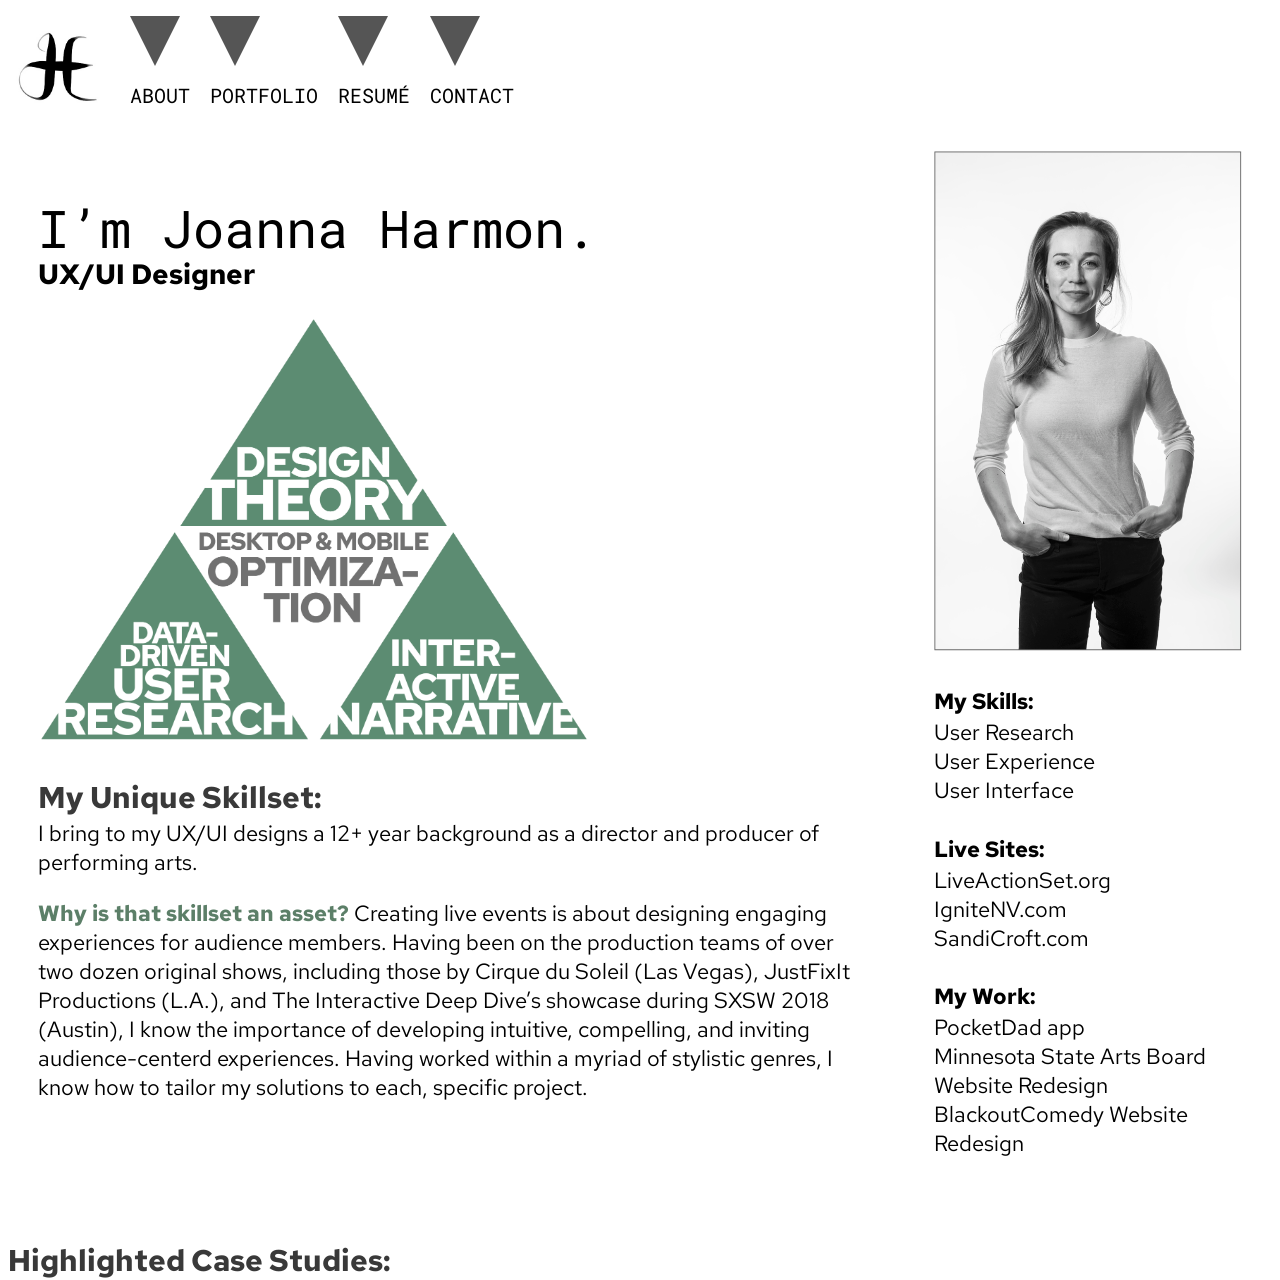
<file: index.html>
<!DOCTYPE html>
<html>
<head>
    <link rel="stylesheet" href="css/portfolio.css">
    <link href="https://fonts.googleapis.com/css2?family=Roboto+Mono:wght@400;500&display=swap" rel="stylesheet">
    <link href="https://fonts.googleapis.com/css2?family=Red+Hat+Text:wght@400;700&display=swap" rel="stylesheet">
</head>

<body>

  <div class="topnav">
    <div class="inline-block logo"><img src="images/JEHchop.jpg" style="width:100px"></div>
      <ul class="inline-block">
        <li><a href="#about"><div class="triangle-down"></div></a>
          <a href="#about">About</a></li>
        <li><a href="#portfolio"><div class="triangle-down"></div></a>
          <a href="#portfolio">Portfolio</a></li>
        <li><a href="#resume"><div class="triangle-down"></div>
          <a href="#resume">Resumé</a></li>
        <li><a href="#contact"><div class="triangle-down"></div>
          <a href="#contact">Contact</a></li>
      </ul>
</div>

<section>
  <div class="flex-container">
    <div class="column1">
      <h1>I’m Joanna Harmon.</h1>
      <h2>UX/UI Designer</h2>
      <img src="images/triangleGraphic.png" alt="triangleGraphic" style="width:550px">
      <h3>My Unique Skillset:</h3>
          <p>I bring to my UX/UI designs a 12+ year background as a director and producer of performing arts.</p>
      <div id="paragraphWhy"><b style=color:#5C7F68>Why is that skillset an asset?</b> Creating live events is about designing engaging experiences for audience members. Having been on the production teams of over two dozen original shows, including those by Cirque du Soleil (Las Vegas), JustFixIt Productions (L.A.), and The Interactive Deep Dive’s showcase during SXSW 2018 (Austin), I know the importance of developing intuitive, compelling, and inviting audience-centerd experiences. Having worked within a myriad of stylistic genres, I know how to tailor my solutions to each, specific project.</div>  
    </div>

    <div class="column2">
      <img src="images/screenshotHeadshot.png" alt="joannaHeadshot" style="height:500px">
      <h4>My Skills:</h4>
      <p>User Research<br>User Experience<br>User Interface</p>

      <h4>Live Sites:</h4>
      <p>LiveActionSet.org<br>IgniteNV.com<br>SandiCroft.com</p>

      <h4>My Work:</h4>
      <p>PocketDad app<br>Minnesota State Arts Board Website Redesign<br>BlackoutComedy Website Redesign</p>
    </div>
  </div>
</section>

<section>
  <h3>Highlighted Case Studies:</h3>
</section>

</body>
</html>
</file>
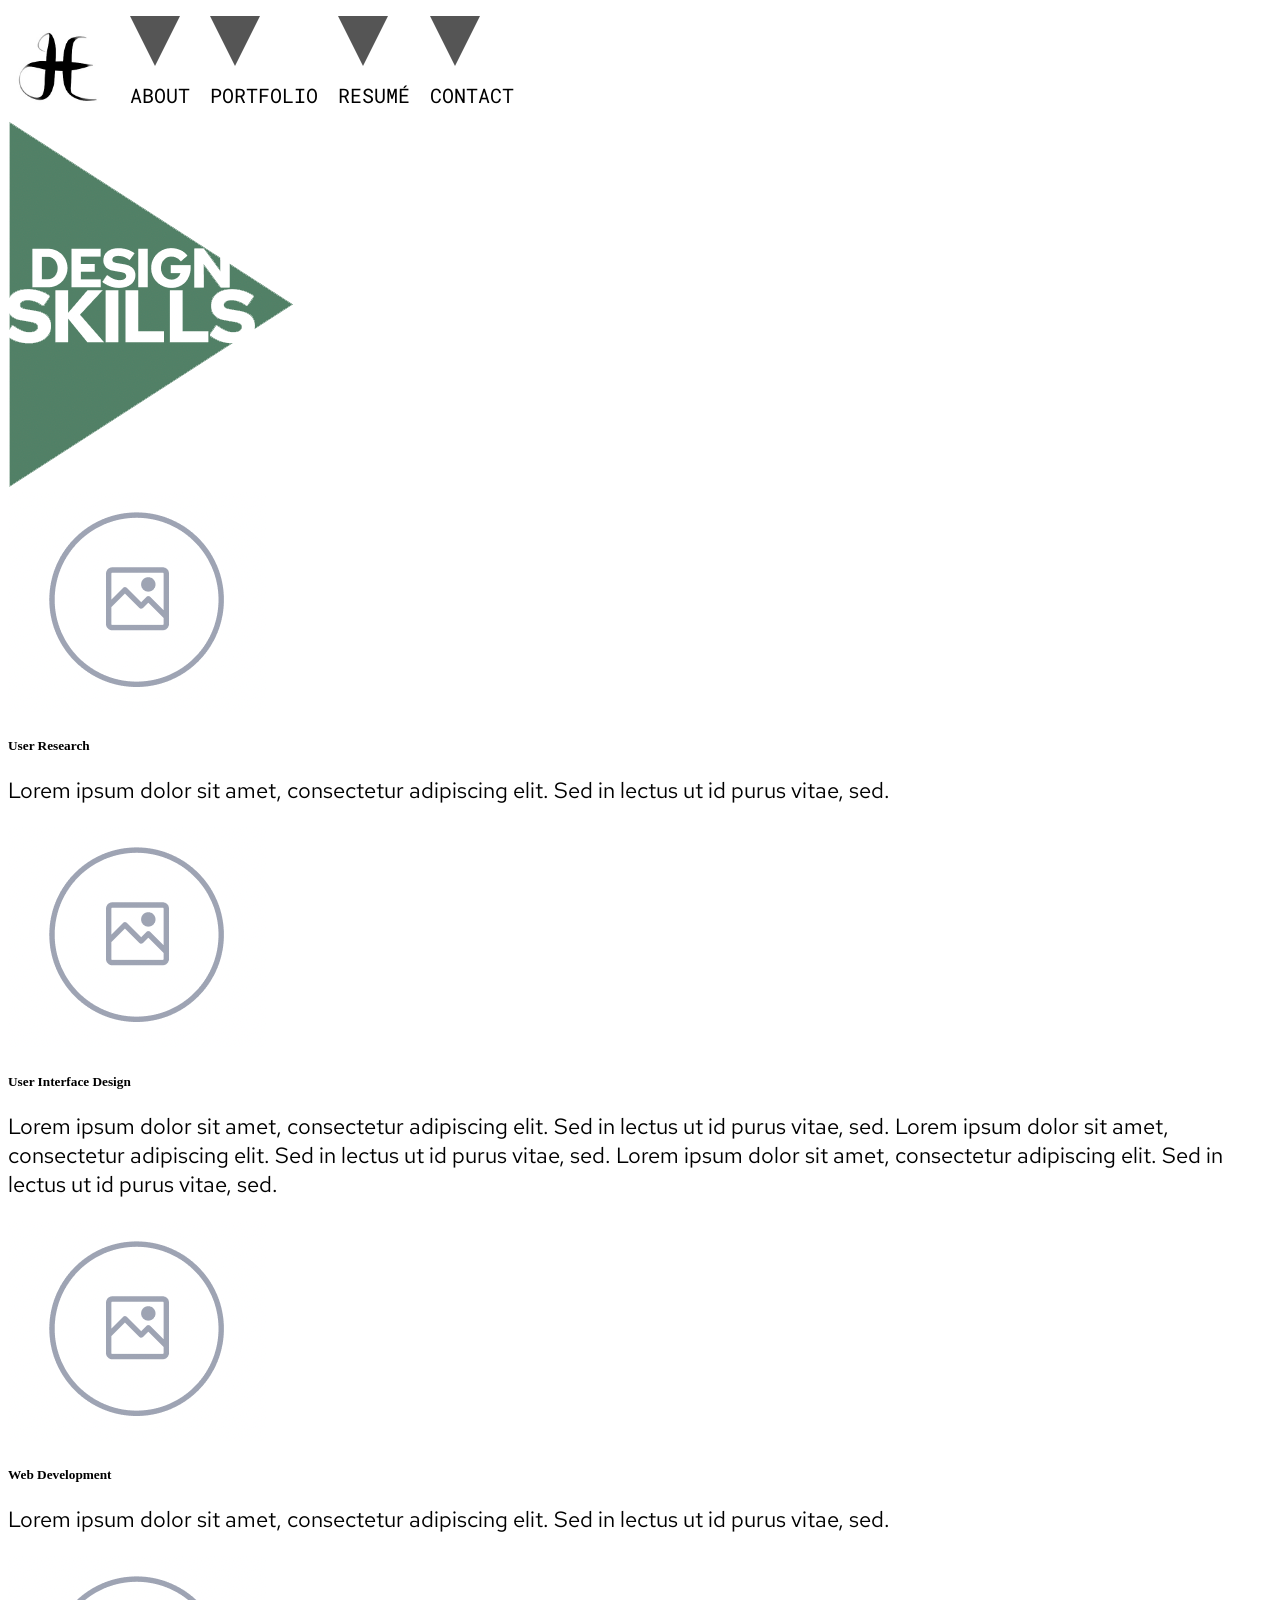
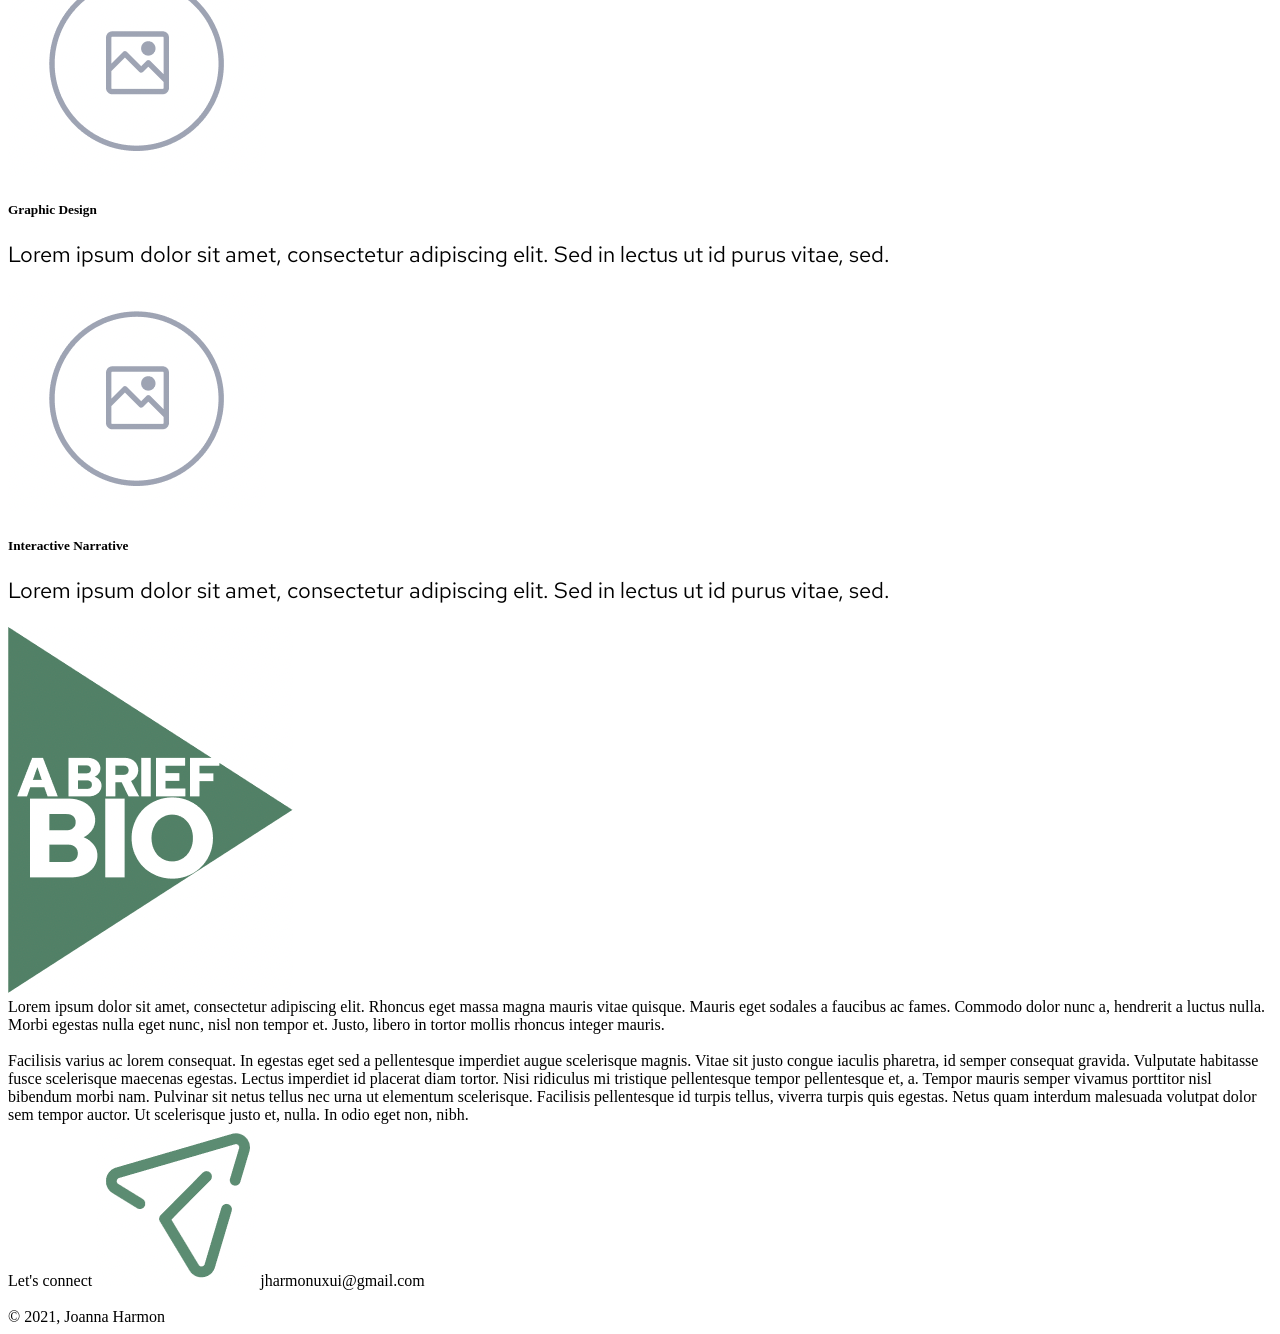
<file: aboutpage.html>
<!DOCTYPE html>
<html>
<head>
    <link rel="stylesheet" href="css/portfolio.css">
    <link href="https://fonts.googleapis.com/css2?family=Roboto+Mono:wght@400;500&display=swap" rel="stylesheet">
    <link href="https://fonts.googleapis.com/css2?family=Red+Hat+Text:wght@400;700&display=swap" rel="stylesheet">
</head>

<body>

  <div class="topnav">
    <div class="inline-block logo"><img src="images/JEHchop.jpg" style="width:100px"></div>
      <ul class="inline-block">
        <li><a href="#about"><div class="triangle-down"></div></a>
          <a href="#about">About</a></li>
        <li><a href="#portfolio"><div class="triangle-down"></div></a>
          <a href="#portfolio">Portfolio</a></li>
        <li><a href="#resume"><div class="triangle-down"></div>
          <a href="#resume">Resumé</a></li>
        <li><a href="#contact"><div class="triangle-down"></div>
          <a href="#contact">Contact</a></li>
      </ul>
</div>

<section>
    <img class="triangle-header" src="images/DesignSkillsTriangle.png">
    <div class="skills-container">
      <div class="skill">
          <img class="skill-image" src="images/imageIconPlaceholder.png">
          <h5>User Research</h5>
          <p>Lorem ipsum dolor sit amet, consectetur adipiscing elit. Sed in lectus ut id purus vitae, sed.</p>
      </div>
      <div class="skill">
        <img class="skill-image" src="images/imageIconPlaceholder.png">
        <h5>User Interface Design</h5>
        <p>Lorem ipsum dolor sit amet, consectetur adipiscing elit. Sed in lectus ut id purus vitae, sed. Lorem ipsum dolor sit amet, consectetur adipiscing elit. Sed in lectus ut id purus vitae, sed. Lorem ipsum dolor sit amet, consectetur adipiscing elit. Sed in lectus ut id purus vitae, sed.</p>
    </div>
    <div class="skill">
        <img class="skill-image" src="images/imageIconPlaceholder.png">
        <h5>Web Development</h5>
        <p>Lorem ipsum dolor sit amet, consectetur adipiscing elit. Sed in lectus ut id purus vitae, sed.</p>
    </div>
    <div class="skill">
        <img class="skill-image" src="images/imageIconPlaceholder.png">
        <h5>Graphic Design</h5>
        <p>Lorem ipsum dolor sit amet, consectetur adipiscing elit. Sed in lectus ut id purus vitae, sed.</p>
    </div>
    <div class="skill">
        <img class="skill-image" src="images/imageIconPlaceholder.png">
        <h5>Interactive Narrative</h5>
        <p>Lorem ipsum dolor sit amet, consectetur adipiscing elit. Sed in lectus ut id purus vitae, sed.</p>
    </div>
  </div>
</section>

<section>
    <img class="triangle-header" src="images/BriefBioTriangle.png">
    <div id="bioText">Lorem ipsum dolor sit amet, consectetur adipiscing elit. Rhoncus eget massa magna mauris vitae quisque. Mauris eget sodales a faucibus ac fames. Commodo dolor nunc a, hendrerit a luctus nulla. Morbi egestas nulla eget nunc, nisl non tempor et. Justo, libero in tortor mollis rhoncus integer mauris.
        <br>
        <br>Facilisis varius ac lorem consequat. In egestas eget sed a pellentesque imperdiet augue scelerisque magnis. Vitae sit justo congue iaculis pharetra, id semper consequat gravida. Vulputate habitasse fusce scelerisque maecenas egestas. Lectus imperdiet id placerat diam tortor. Nisi ridiculus mi tristique pellentesque tempor pellentesque et, a. Tempor mauris semper vivamus porttitor nisl bibendum morbi nam. Pulvinar sit netus tellus nec urna ut elementum scelerisque. Facilisis pellentesque id turpis tellus, viverra turpis quis egestas. Netus quam interdum malesuada volutpat dolor sem tempor auctor. Ut scelerisque justo et, nulla. In odio eget non, nibh.
</section>

<section>
    <div class="footer">
        Let's connect
        <img id="footerIcon" src="images/paperAirplaneIcon.png">
        jharmonuxui@gmail.com
        <br>
        <br>
        <span id="copyright">&copy; 2021, Joanna Harmon</span>
    </div>
</section>

</body>
</html>
</file>
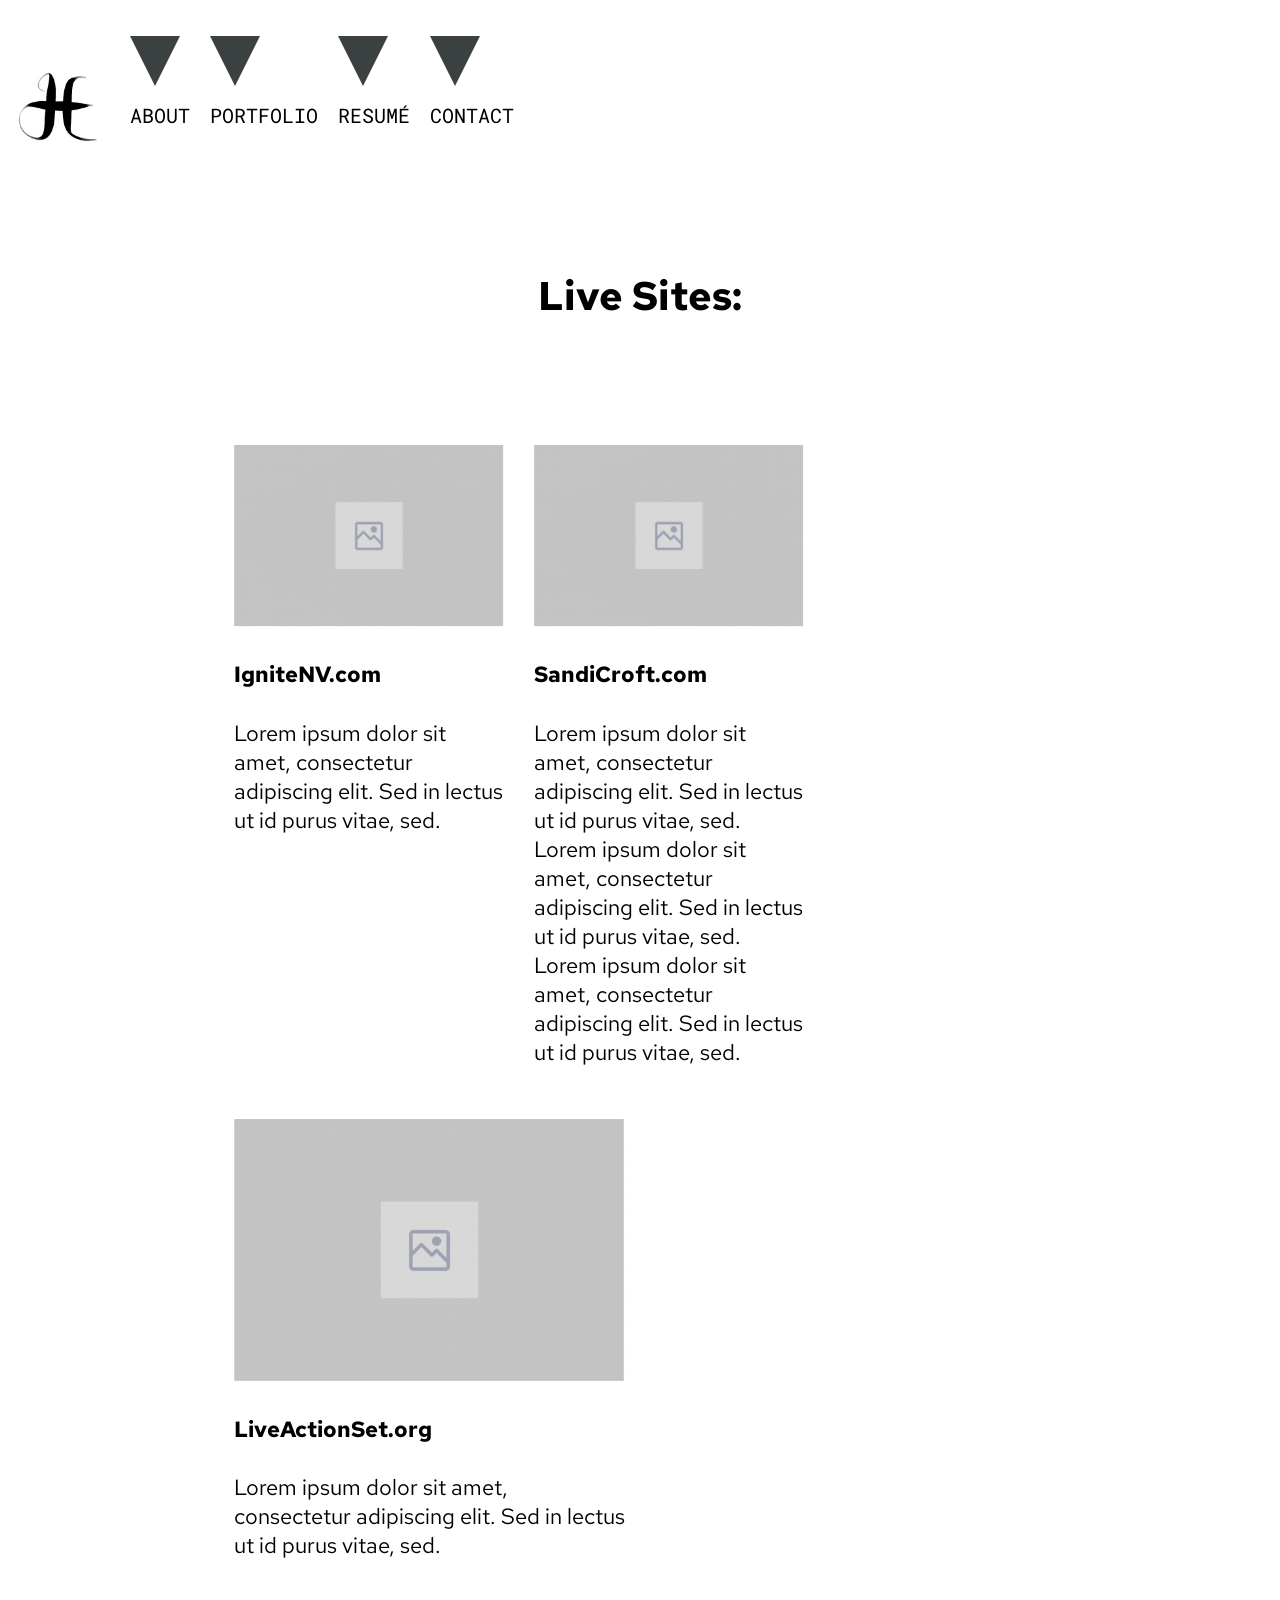
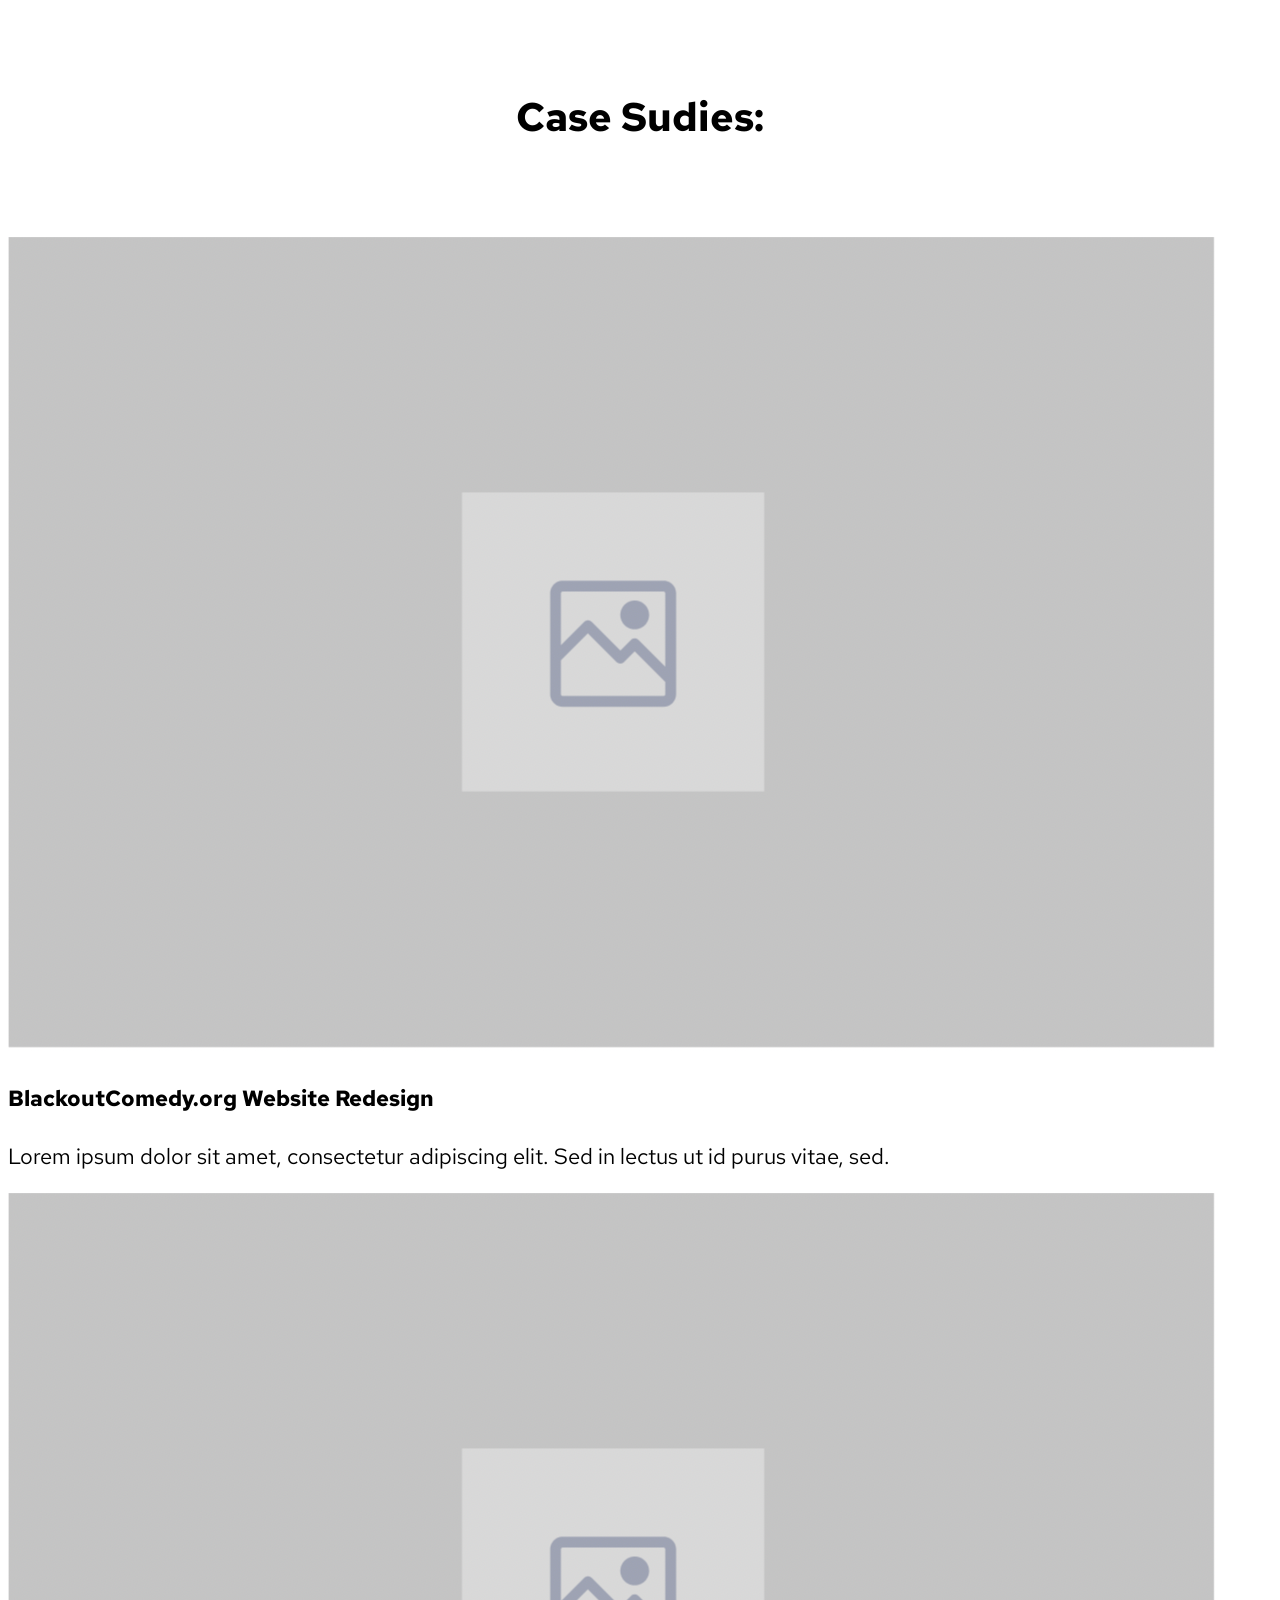
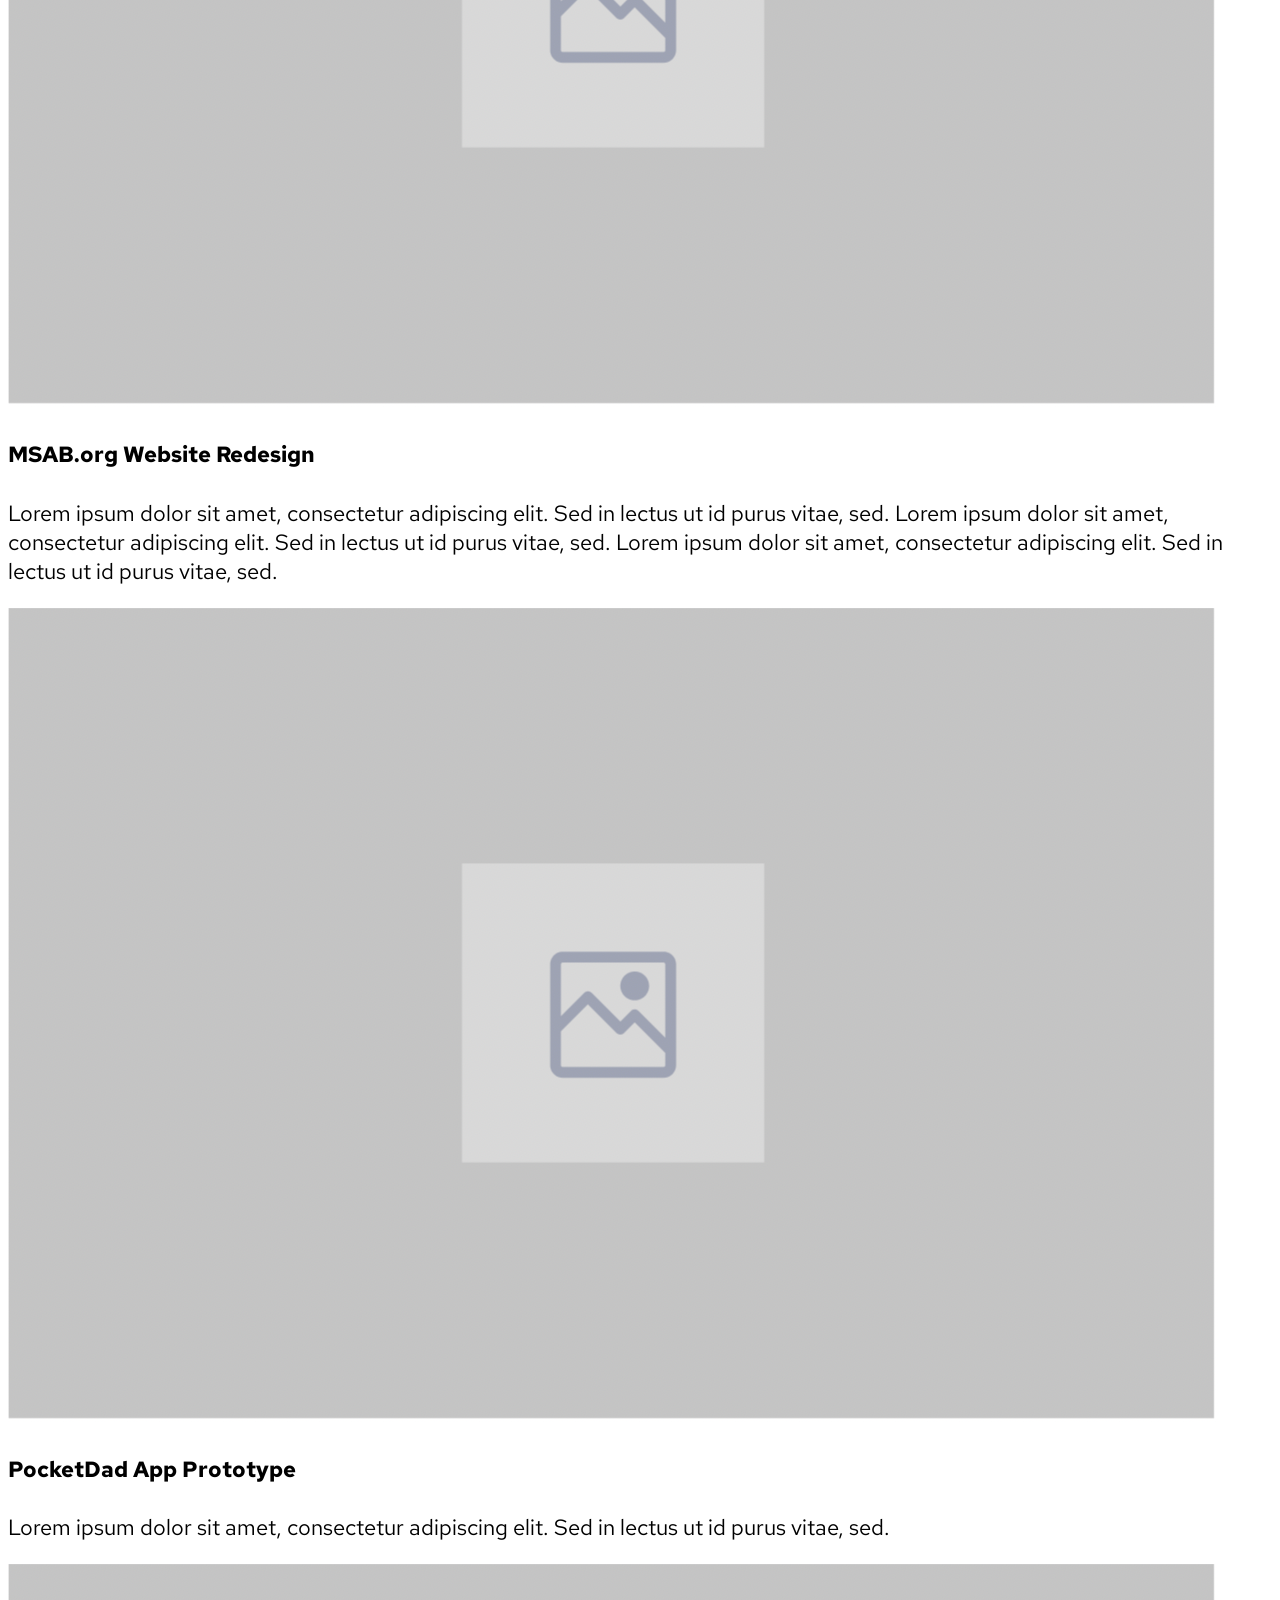
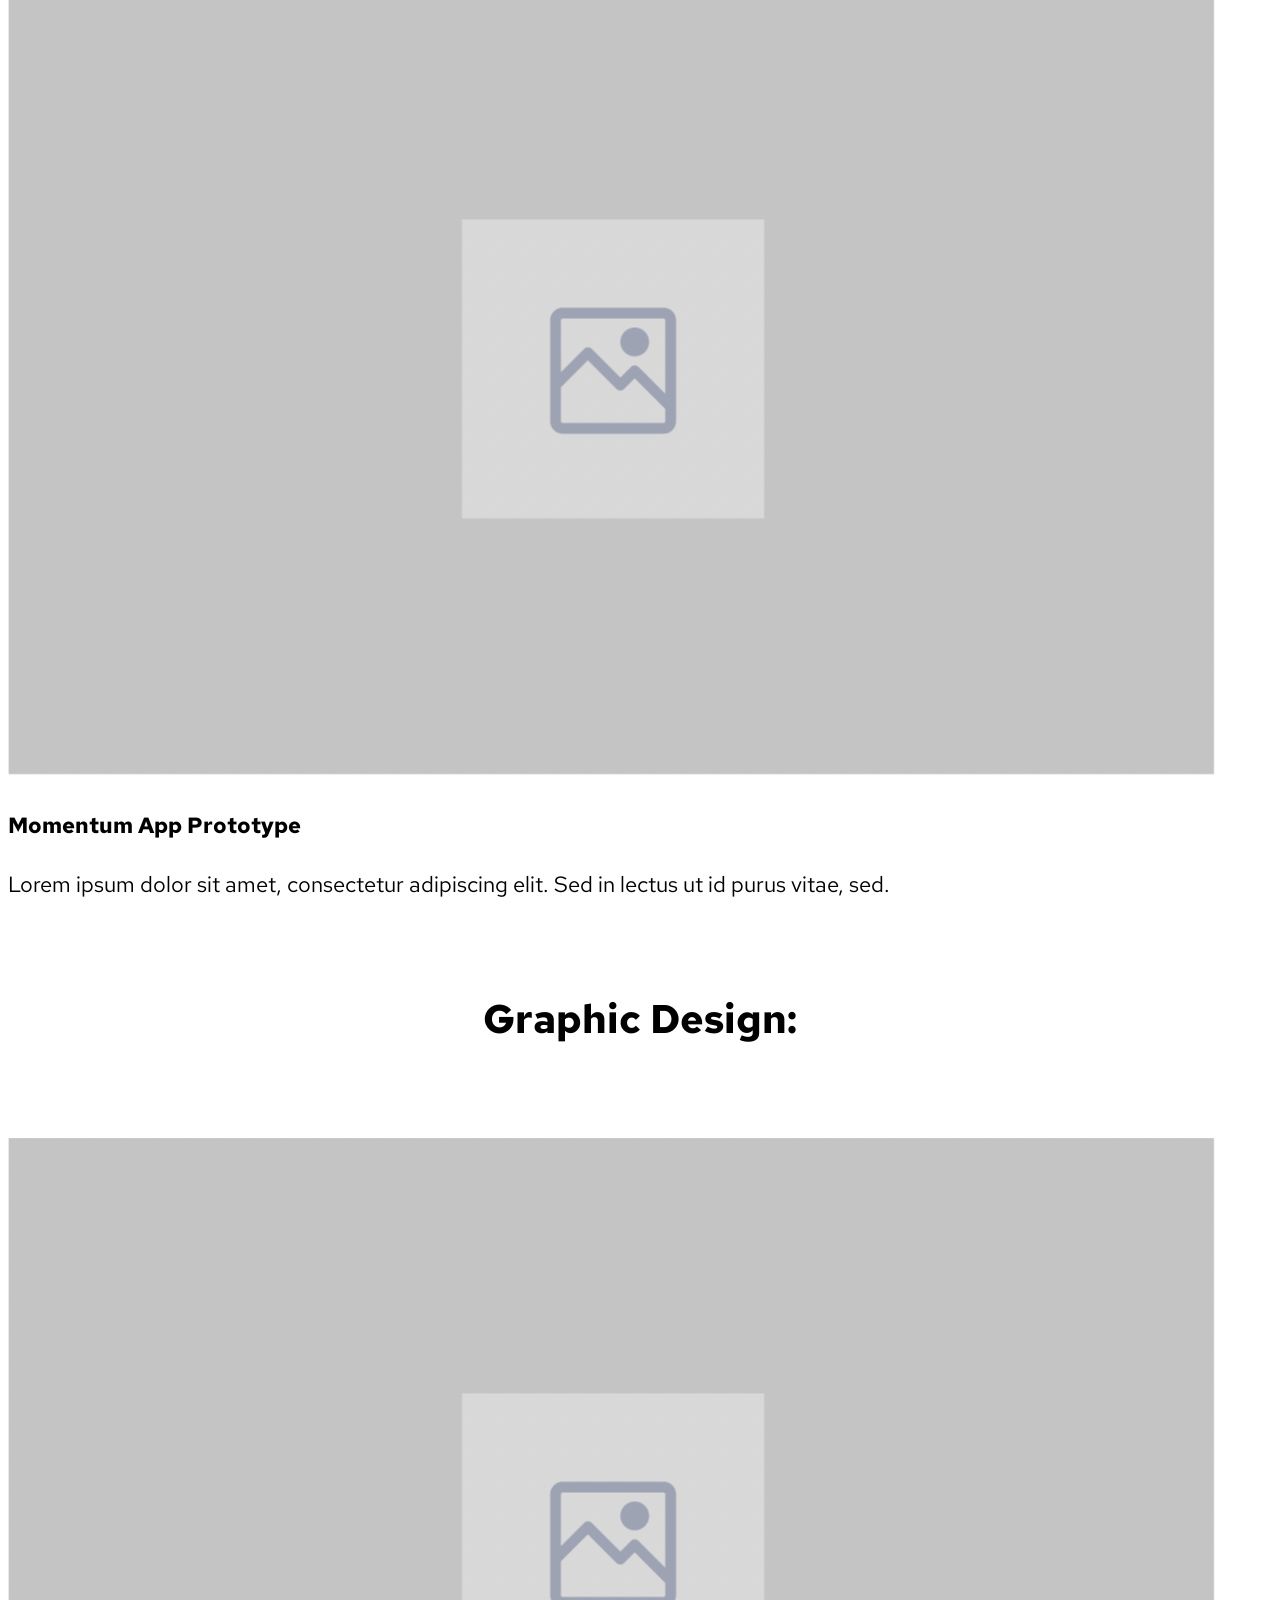
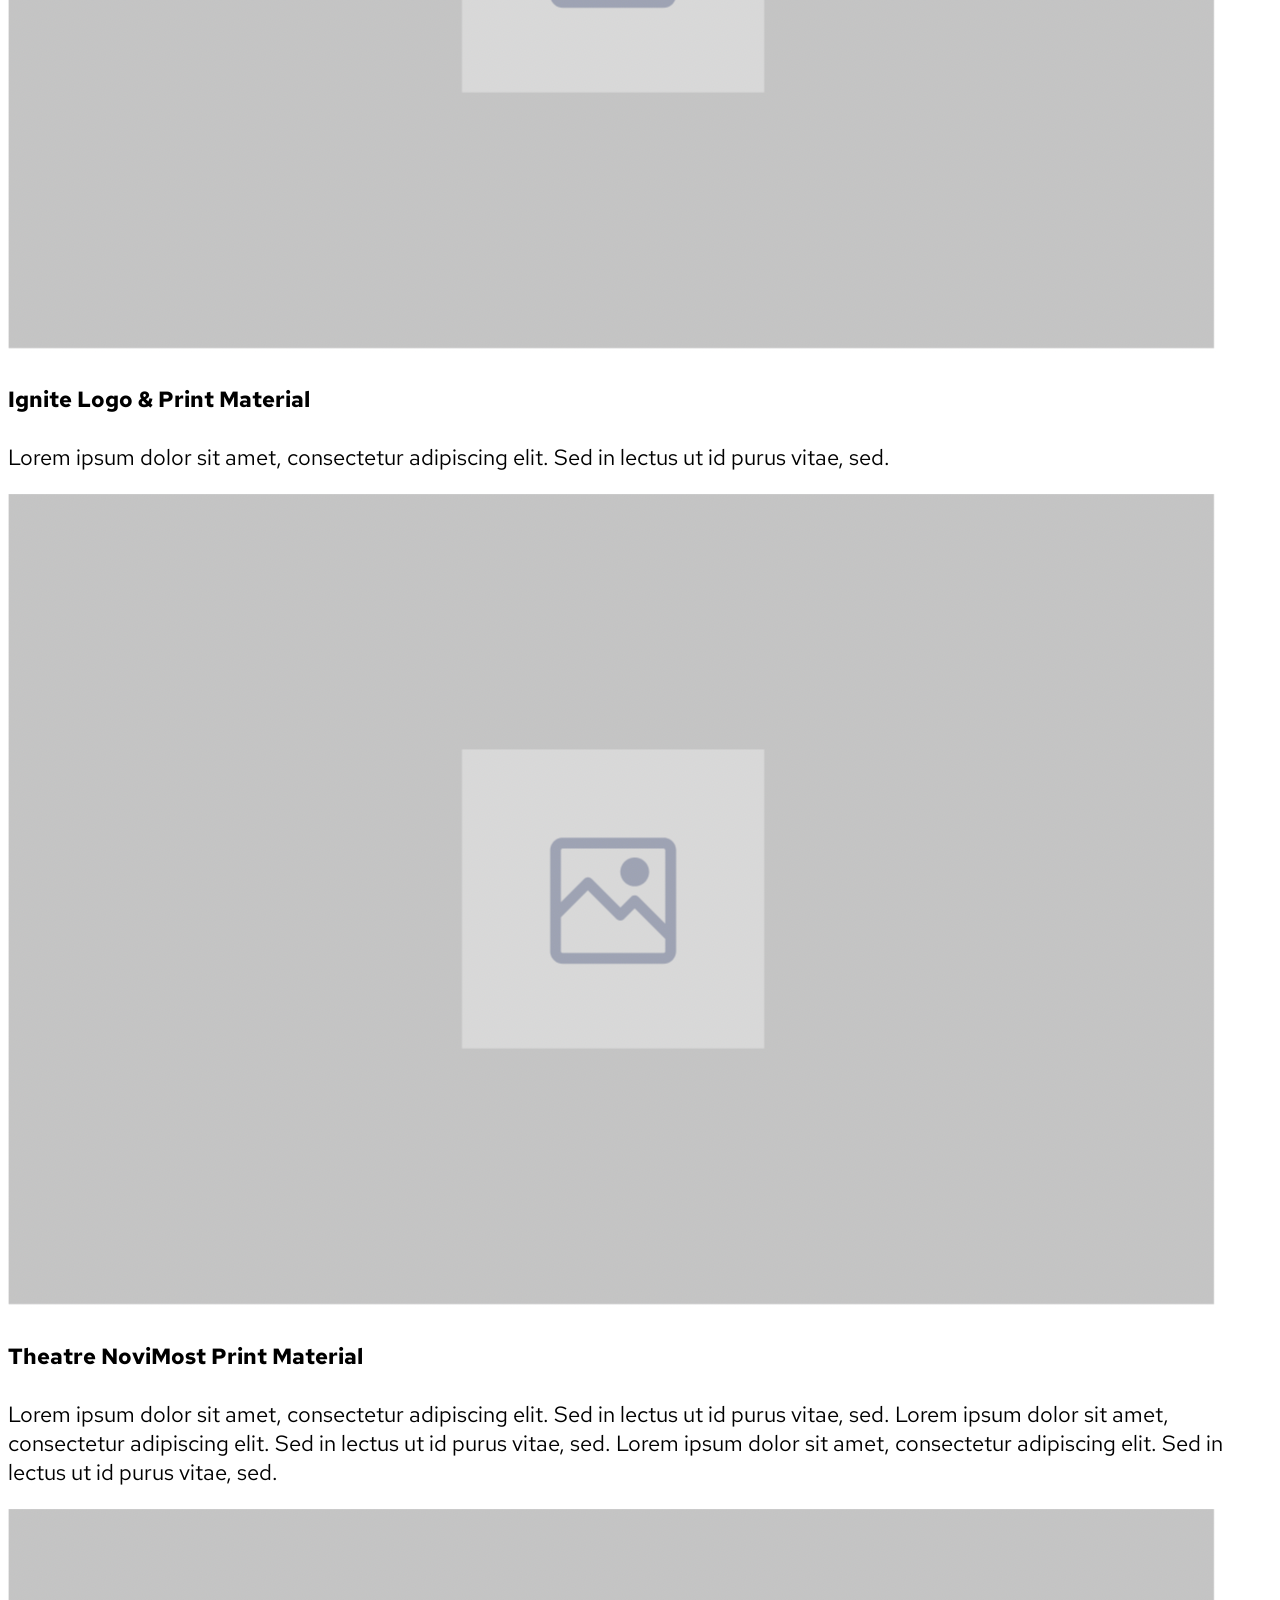
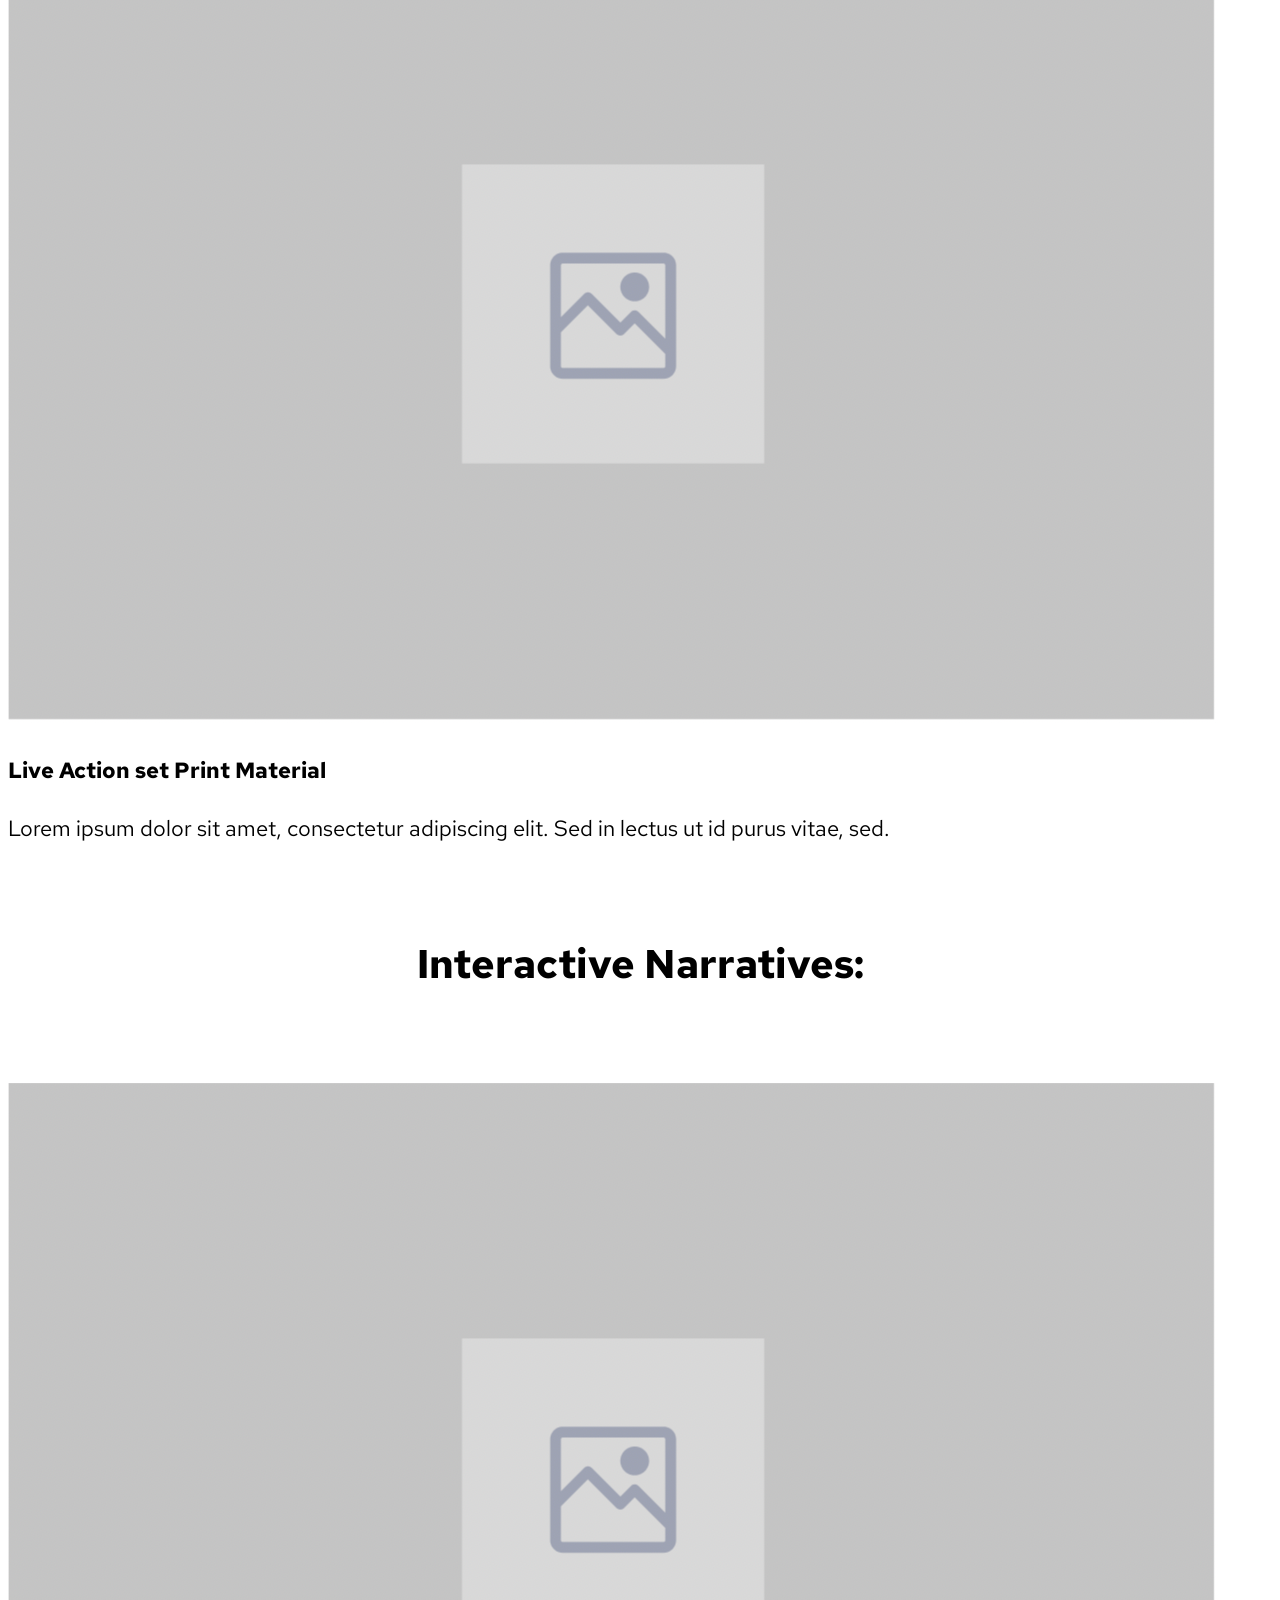
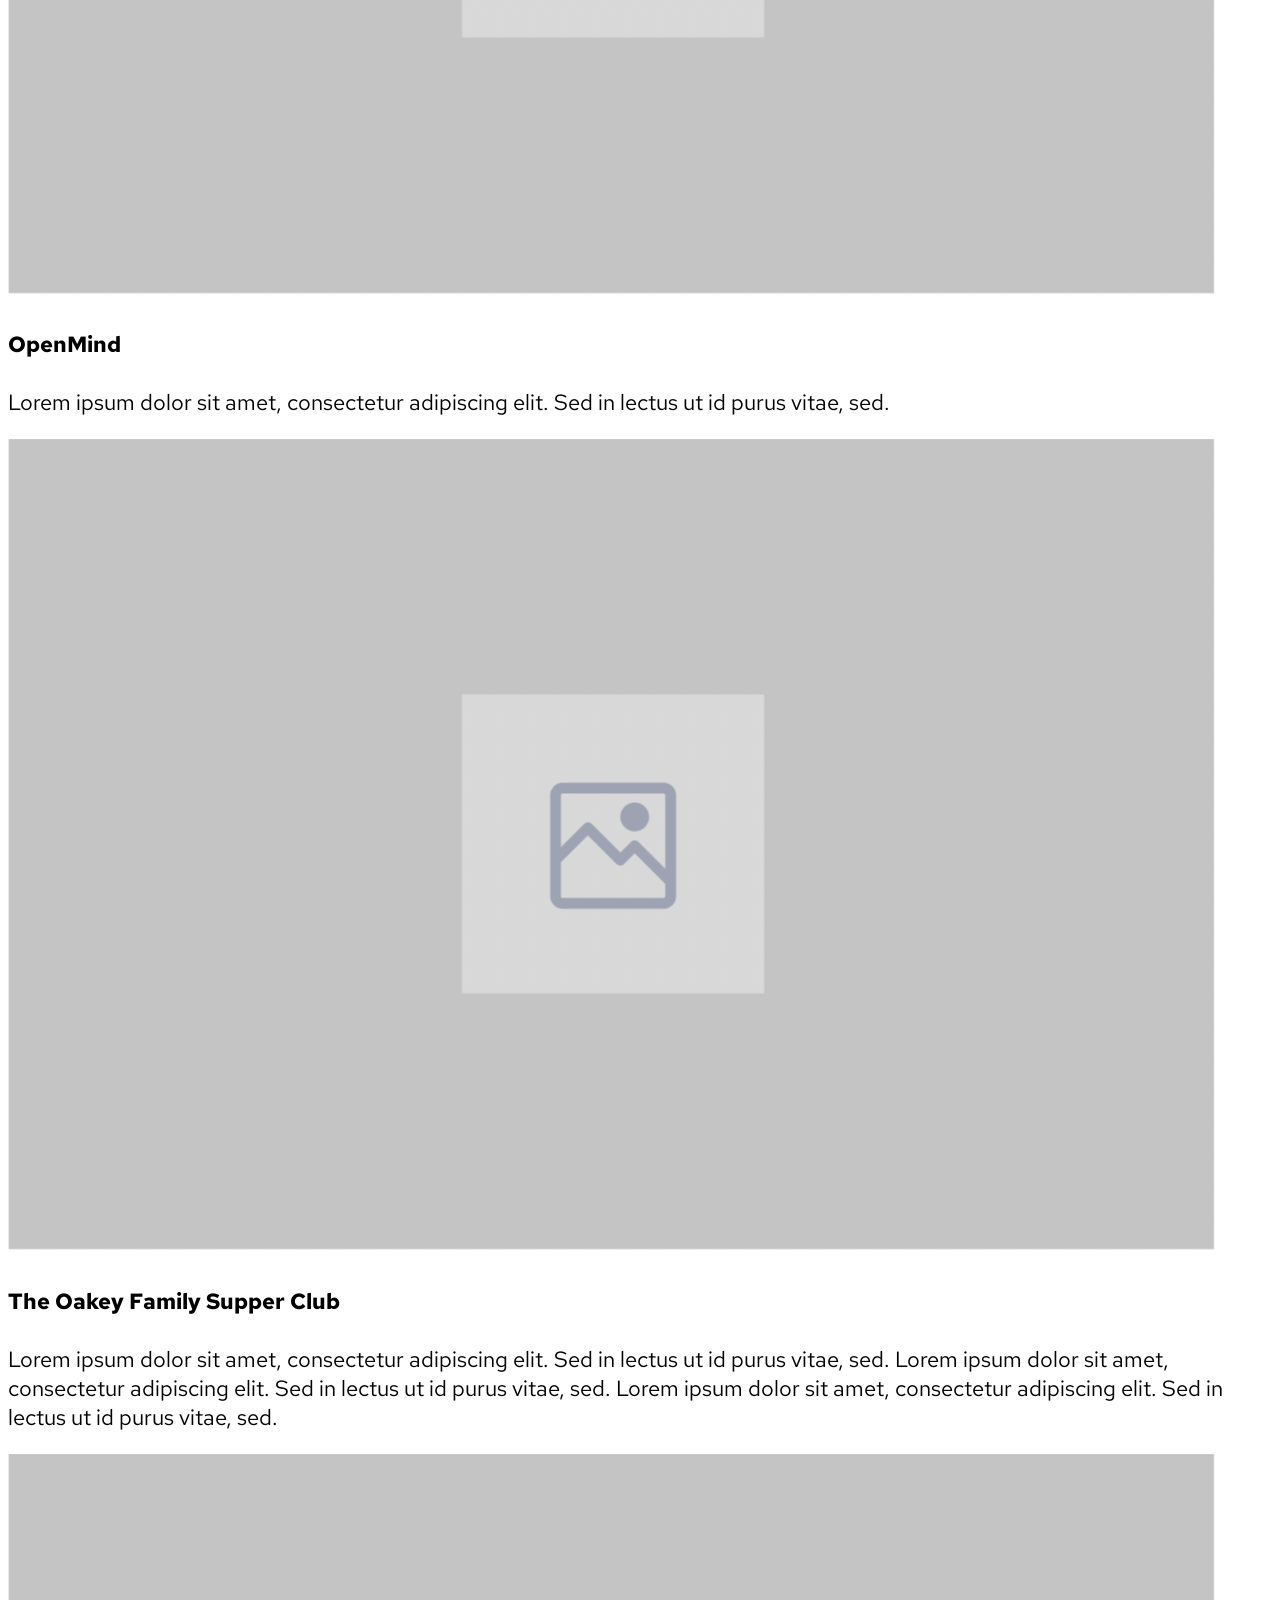
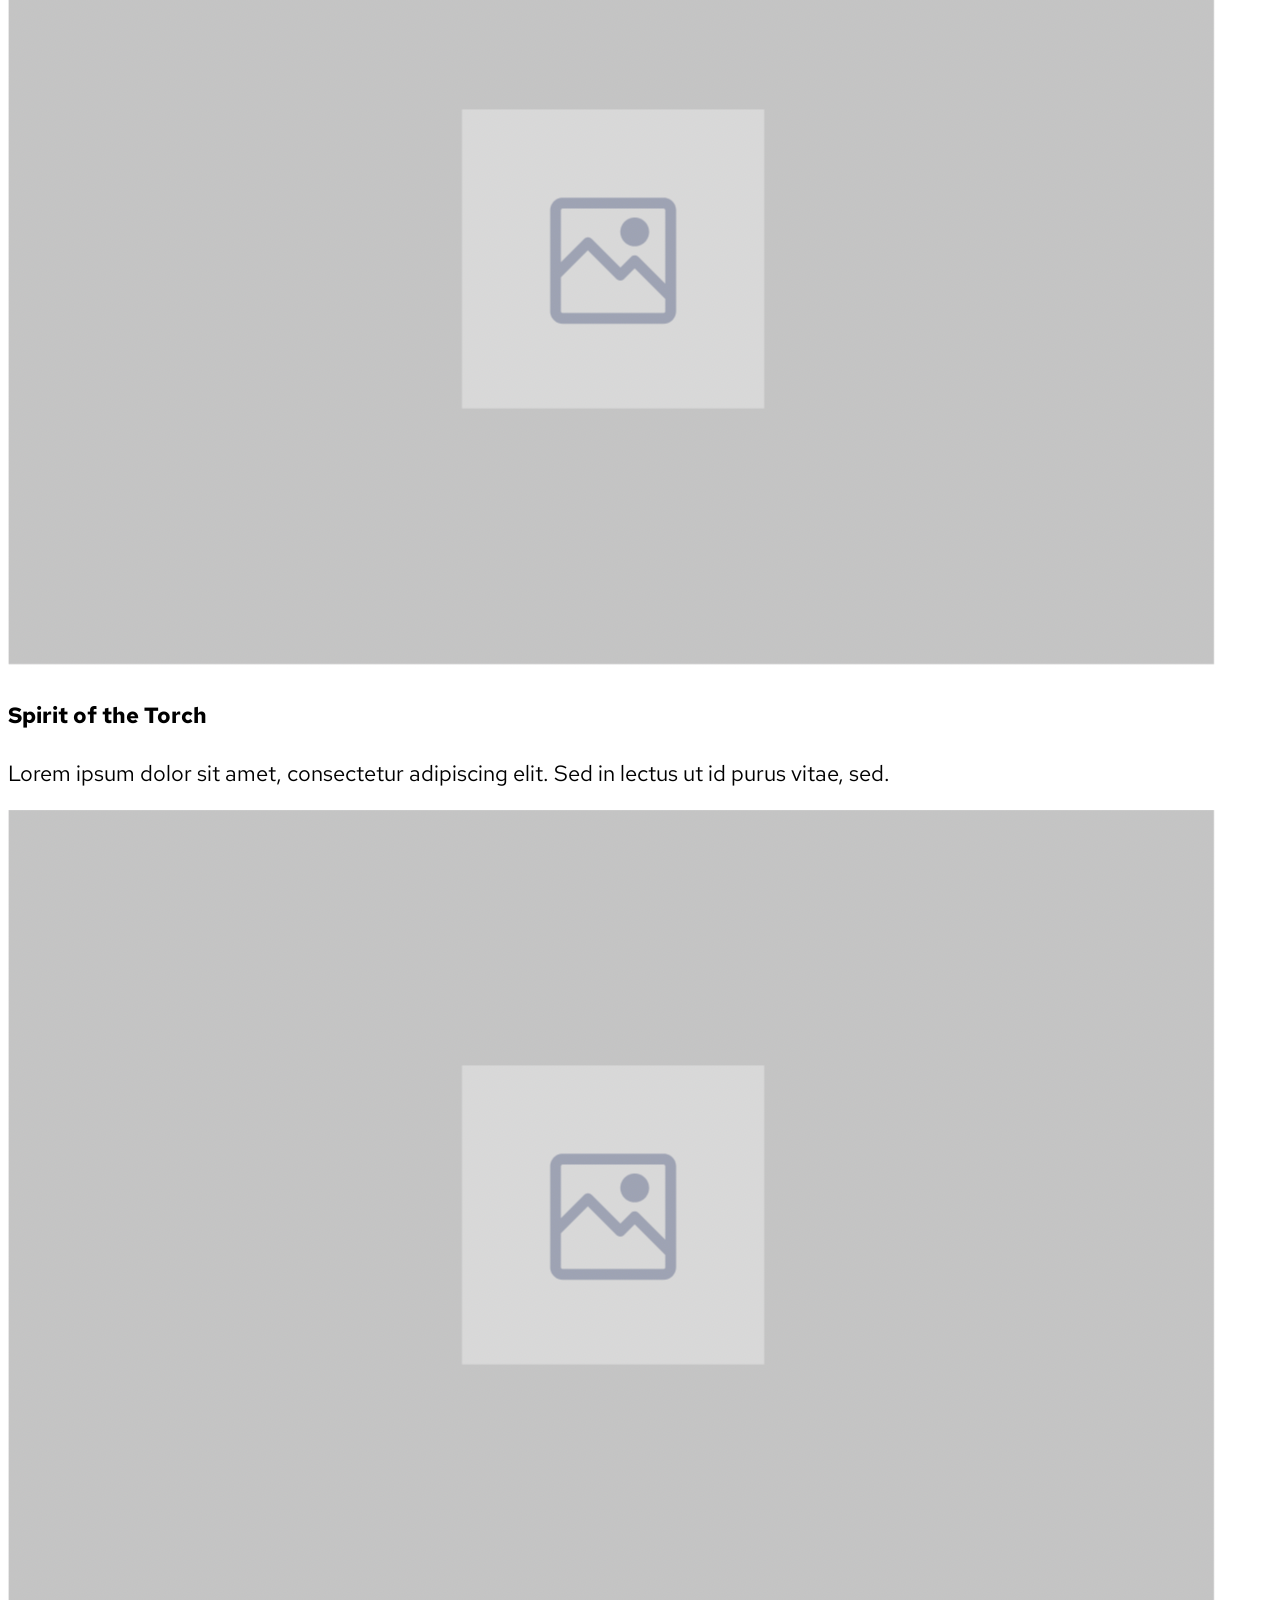
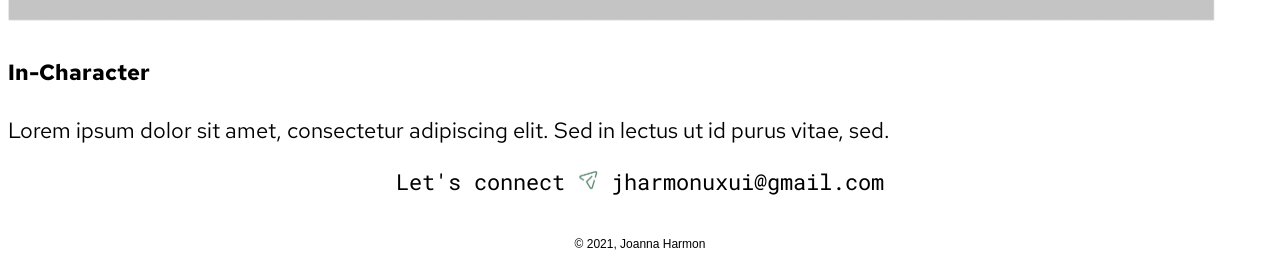
<file: COPYportfoliopage.html>
<!DOCTYPE html>
<html>
<head>
    <link rel="stylesheet" href="css/COPYportfolio.css">
    <link href="https://fonts.googleapis.com/css2?family=Roboto+Mono:wght@400;500&display=swap" rel="stylesheet">
    <link href="https://fonts.googleapis.com/css2?family=Red+Hat+Text:wght@400;700&display=swap" rel="stylesheet">
</head>

<body>

  <div class="topnav">
    <div class="inline-block logo"><img src="images/JEHchop.jpg" style="width:100px"></div>
      <ul class="inline-block">
        <li><a href="#about"><div class="triangle-down"></div></a>
          <a href="#about">About</a></li>
        <li><a href="#portfolio"><div class="triangle-down"></div></a>
          <a href="#portfolio">Portfolio</a></li>
        <li><a href="#resume"><div class="triangle-down"></div>
          <a href="#resume">Resumé</a></li>
        <li><a href="#contact"><div class="triangle-down"></div>
          <a href="#contact">Contact</a></li>
      </ul>
</div>

<section>
  <div class="row">
   <div class="col-12 col-s-12 portfolio-header"><h6> Live Sites:</h6></div>
  </div>
  <div class="row">
    <div class="BlankCol col-2 col-s-2"></div>
      <div class="col-4 col-s-4 portfolioItem">
        <img class="portfolio-image" src="images/PlaceholderImageRectangle.png" width="100%">
        <h4>IgniteNV.com</h4>
        <p>Lorem ipsum dolor sit amet, consectetur adipiscing elit. Sed in lectus ut id purus vitae, sed.</p>
      </div>
      <div class="col-4 col-s-4 portfolioItem">
        <img class="portfolio-image" src="images/PlaceholderImageRectangle.png" width="100%">
        <h4>SandiCroft.com</h4>
        <p>Lorem ipsum dolor sit amet, consectetur adipiscing elit. Sed in lectus ut id purus vitae, sed. Lorem ipsum dolor sit amet, consectetur adipiscing elit. Sed in lectus ut id purus vitae, sed. Lorem ipsum dolor sit amet, consectetur adipiscing elit. Sed in lectus ut id purus vitae, sed.</p>
      </div>
    <div class="BlankCol col-2 col-s-2"></div>
  </div>
  <div class="row">
    <div class="BlankCol col-2 col-s-2"></div>
      <div class="col-4 col-s-4 portfolioitem">
        <img class="portfolio-image" src="images/PlaceholderImageRectangle.png" width="100%">
        <h4>LiveActionSet.org</h4>
        <p>Lorem ipsum dolor sit amet, consectetur adipiscing elit. Sed in lectus ut id purus vitae, sed.</p>
      </div>
  </div>
</section>

<section>
  <div class="portfolio-header">
    <h6> Case Sudies:</h6>
  </div>
  <div class="portfolio-container">
    <div class="portfolio">
        <img class="portfolio-image" src="images/PlaceholderImageRectangle.png">
        <h4>BlackoutComedy.org Website Redesign</h4>
        <p>Lorem ipsum dolor sit amet, consectetur adipiscing elit. Sed in lectus ut id purus vitae, sed.</p>
    </div>
    <div class="portfolio">
      <img class="portfolio-image" src="images/PlaceholderImageRectangle.png">
      <h4>MSAB.org Website Redesign</h4>
      <p>Lorem ipsum dolor sit amet, consectetur adipiscing elit. Sed in lectus ut id purus vitae, sed. Lorem ipsum dolor sit amet, consectetur adipiscing elit. Sed in lectus ut id purus vitae, sed. Lorem ipsum dolor sit amet, consectetur adipiscing elit. Sed in lectus ut id purus vitae, sed.</p>
    </div>
    <div class="portfolio">
      <img class="portfolio-image" src="images/PlaceholderImageRectangle.png">
      <h4>PocketDad App Prototype</h4>
      <p>Lorem ipsum dolor sit amet, consectetur adipiscing elit. Sed in lectus ut id purus vitae, sed.</p>
    </div>
    <div class="portfolio">
    <img class="portfolio-image" src="images/PlaceholderImageRectangle.png">
    <h4>Momentum App Prototype</h4>
    <p>Lorem ipsum dolor sit amet, consectetur adipiscing elit. Sed in lectus ut id purus vitae, sed.</p>
    </div>
  </div>
</section>

<section>
  <div class="portfolio-header">
    <h6> Graphic Design:</h6>
  </div>
  <div class="portfolio-container">
    <div class="portfolio">
        <img class="portfolio-image" src="images/PlaceholderImageRectangle.png">
        <h4>Ignite Logo & Print Material</h4>
        <p>Lorem ipsum dolor sit amet, consectetur adipiscing elit. Sed in lectus ut id purus vitae, sed.</p>
    </div>
    <div class="portfolio">
      <img class="portfolio-image" src="images/PlaceholderImageRectangle.png">
      <h4>Theatre NoviMost Print Material</h4>
      <p>Lorem ipsum dolor sit amet, consectetur adipiscing elit. Sed in lectus ut id purus vitae, sed. Lorem ipsum dolor sit amet, consectetur adipiscing elit. Sed in lectus ut id purus vitae, sed. Lorem ipsum dolor sit amet, consectetur adipiscing elit. Sed in lectus ut id purus vitae, sed.</p>
    </div>
    <div class="portfolio">
      <img class="portfolio-image" src="images/PlaceholderImageRectangle.png">
      <h4>Live Action set Print Material</h4>
      <p>Lorem ipsum dolor sit amet, consectetur adipiscing elit. Sed in lectus ut id purus vitae, sed.</p>
    </div>
  </div>
</section>

<section>
  <div class="portfolio-header">
    <h6> Interactive Narratives:</h6>
  </div>
  <div class="portfolio-container">
    <div class="portfolio">
        <img class="portfolio-image" src="images/PlaceholderImageRectangle.png">
        <h4>OpenMind</h4>
        <p>Lorem ipsum dolor sit amet, consectetur adipiscing elit. Sed in lectus ut id purus vitae, sed.</p>
    </div>
    <div class="portfolio">
      <img class="portfolio-image" src="images/PlaceholderImageRectangle.png">
      <h4>The Oakey Family Supper Club</h4>
      <p>Lorem ipsum dolor sit amet, consectetur adipiscing elit. Sed in lectus ut id purus vitae, sed. Lorem ipsum dolor sit amet, consectetur adipiscing elit. Sed in lectus ut id purus vitae, sed. Lorem ipsum dolor sit amet, consectetur adipiscing elit. Sed in lectus ut id purus vitae, sed.</p>
    </div>
    <div class="portfolio">
      <img class="portfolio-image" src="images/PlaceholderImageRectangle.png">
      <h4>Spirit of the Torch</h4>
      <p>Lorem ipsum dolor sit amet, consectetur adipiscing elit. Sed in lectus ut id purus vitae, sed.</p>
    </div>
    <div class="portfolio">
    <img class="portfolio-image" src="images/PlaceholderImageRectangle.png">
    <h4>In-Character</h4>
    <p>Lorem ipsum dolor sit amet, consectetur adipiscing elit. Sed in lectus ut id purus vitae, sed.</p>
    </div>
  </div>
</section>
    
</section>

<section>
    <div class="footer">
        Let's connect
        <img id="footerIcon" src="images/paperAirplaneIcon.png">
        jharmonuxui@gmail.com
        <br>
        <br>
        <span id="copyright">&copy; 2021, Joanna Harmon</span>
    </div>
</section>

</body>
</html>
</file>
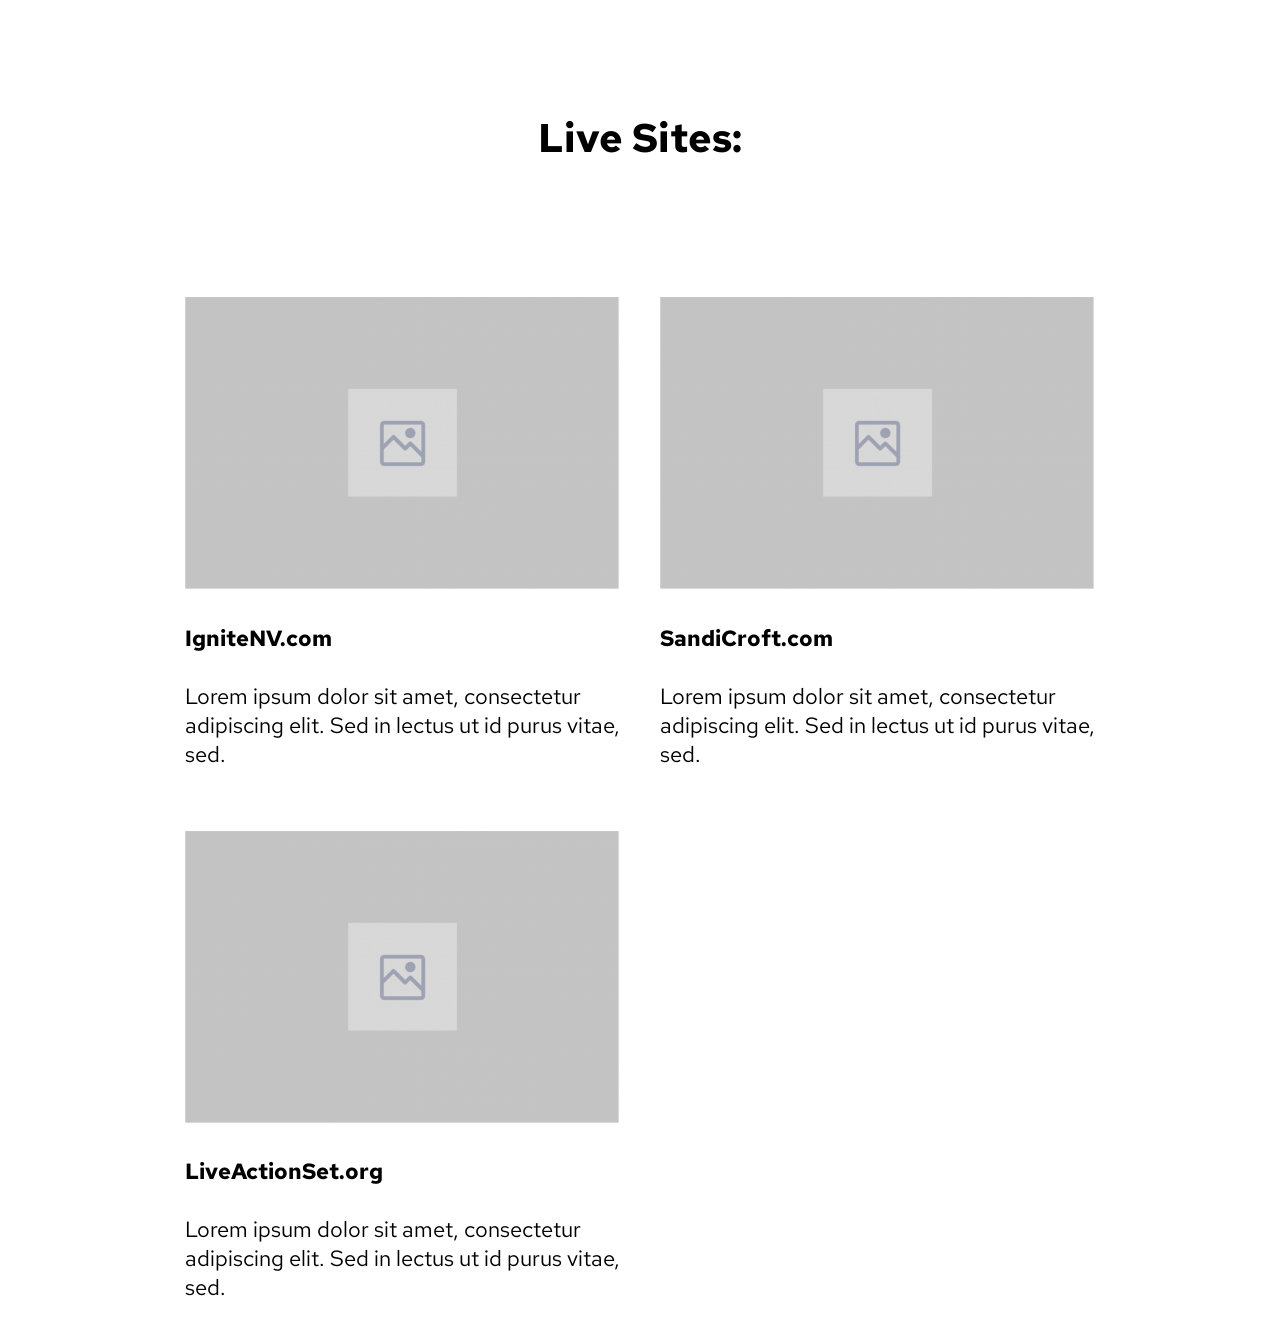
<file: GRIDportfoliopage.html>
<!DOCTYPE html>
<html>
<head>
    <link rel="stylesheet" href="css/GRIDportfolio.css">
    <link href="https://fonts.googleapis.com/css2?family=Roboto+Mono:wght@400;500&display=swap" rel="stylesheet">
    <link href="https://fonts.googleapis.com/css2?family=Red+Hat+Text:wght@400;700&display=swap" rel="stylesheet">
</head>

<body>

<section>
  <div class="grid-container">
   <div class="item1"><h6>Live Sites:</h6></div>
   <div class="item2">
     <img class="portfolio-image" src="images/PlaceholderImageRectangle.png" width="100%">
     <h4>IgniteNV.com</h4>
     <p>Lorem ipsum dolor sit amet, consectetur adipiscing elit. Sed in lectus ut id purus vitae, sed.</p>
   </div>
   <div class="item3">
    <img class="portfolio-image" src="images/PlaceholderImageRectangle.png" width="100%">
    <h4>SandiCroft.com</h4>
    <p>Lorem ipsum dolor sit amet, consectetur adipiscing elit. Sed in lectus ut id purus vitae, sed.</p>
   </div>
   <div class="item4">
    <img class="portfolio-image" src="images/PlaceholderImageRectangle.png" width="100%">
    <h4>LiveActionSet.org</h4>
    <p>Lorem ipsum dolor sit amet, consectetur adipiscing elit. Sed in lectus ut id purus vitae, sed.</p>
   </div>

  </div>
</section>
</body>
</file>
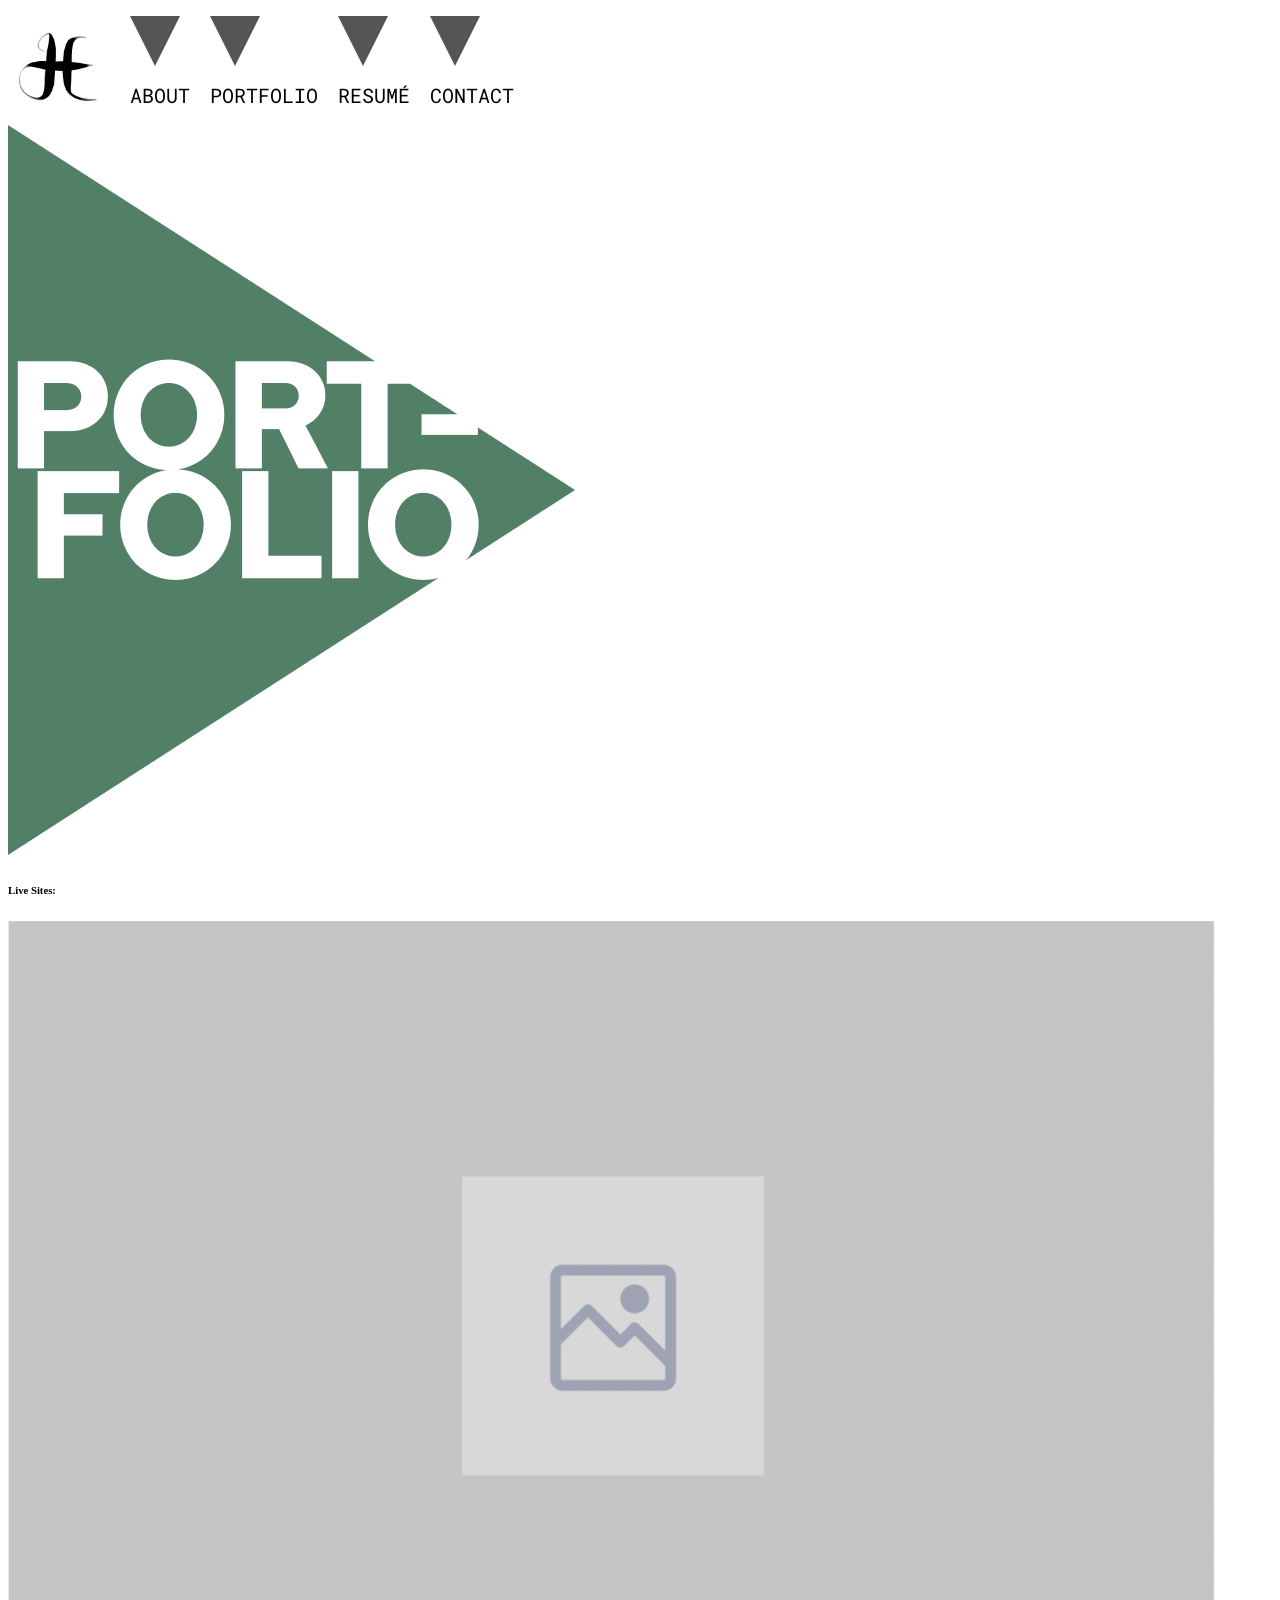
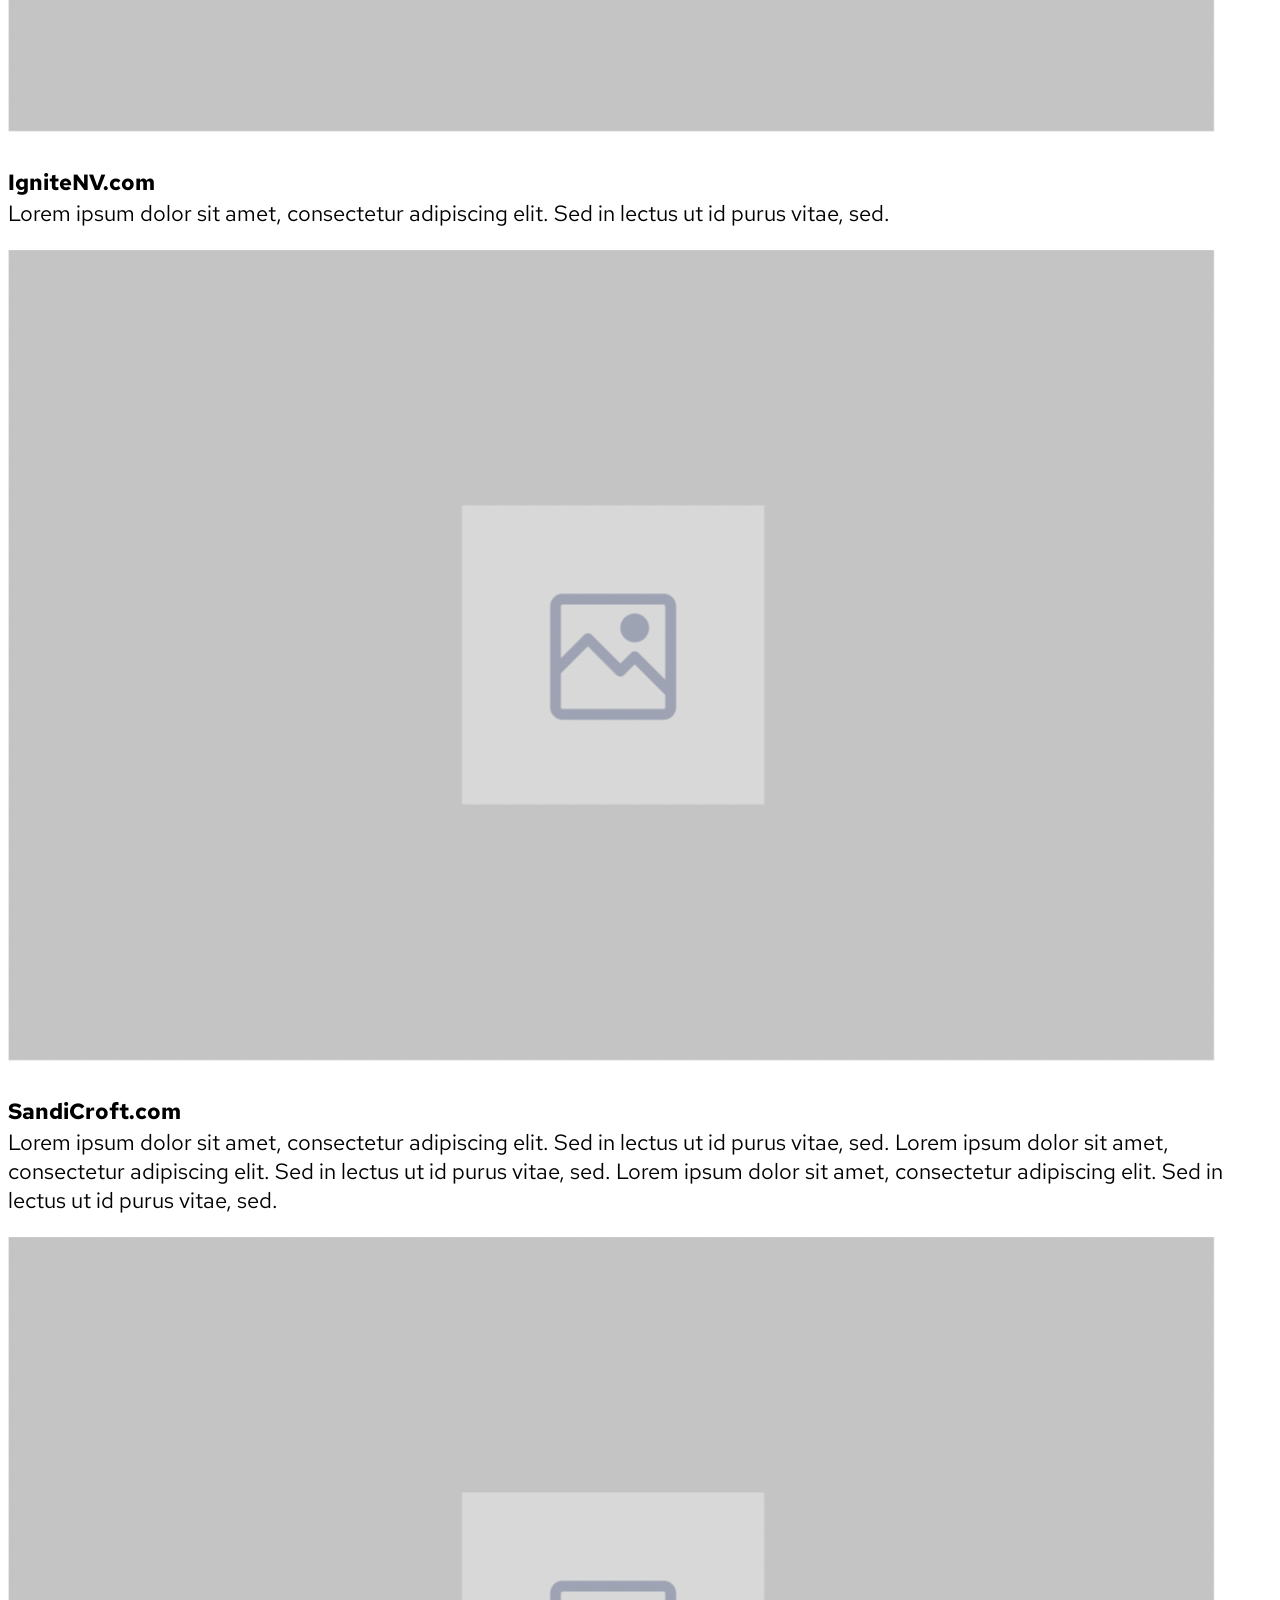
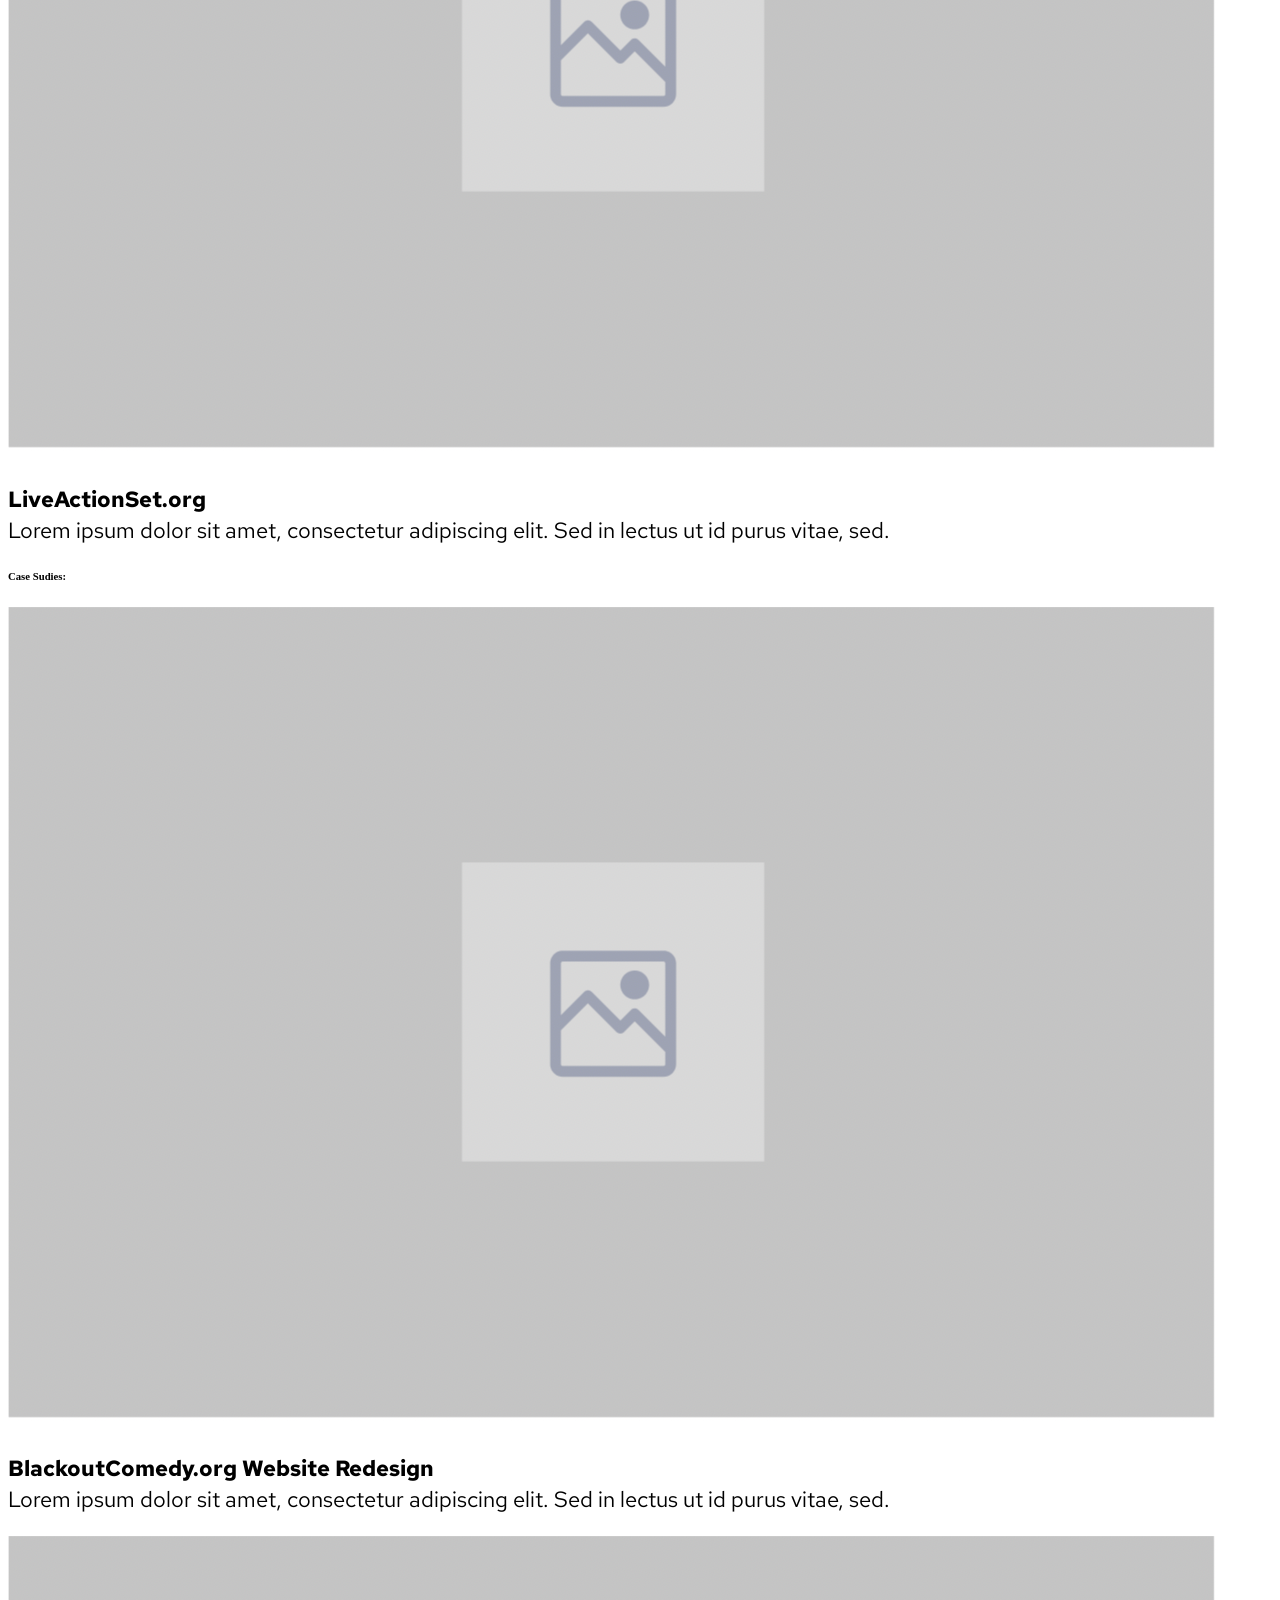
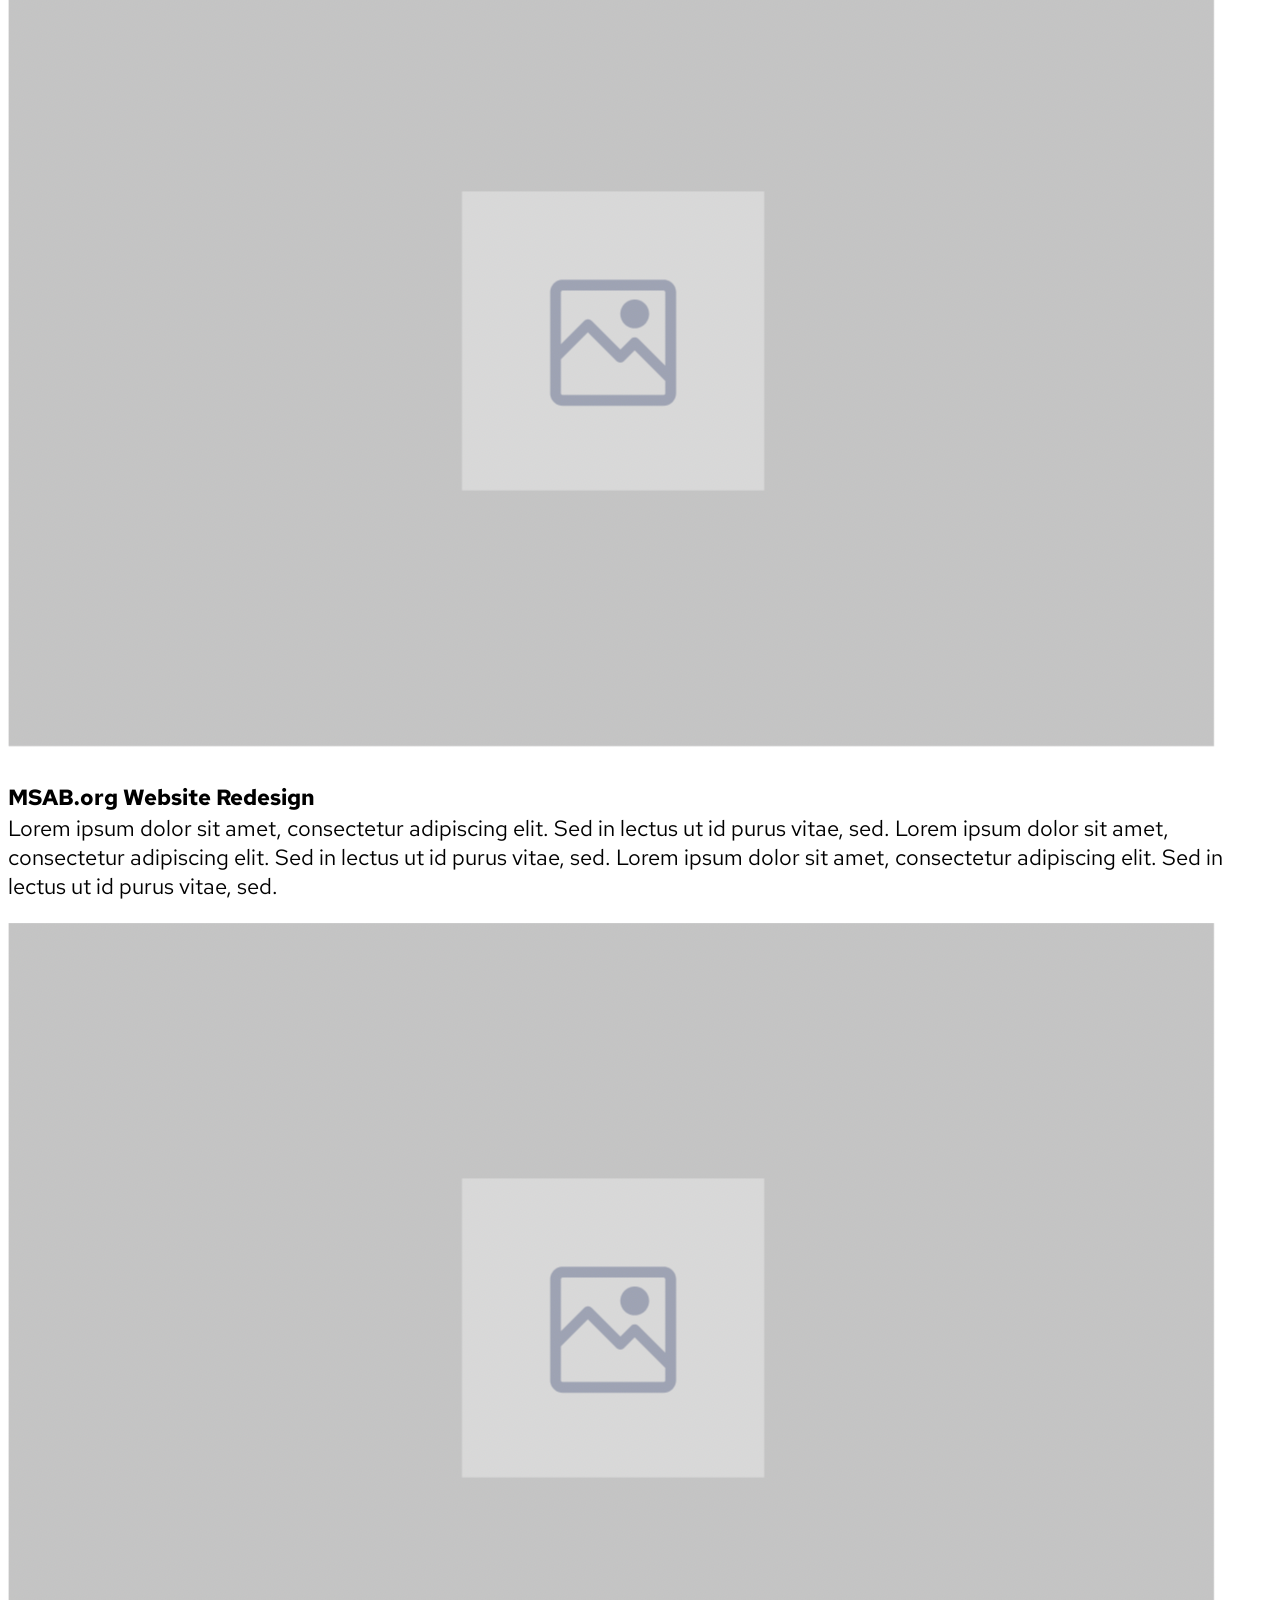
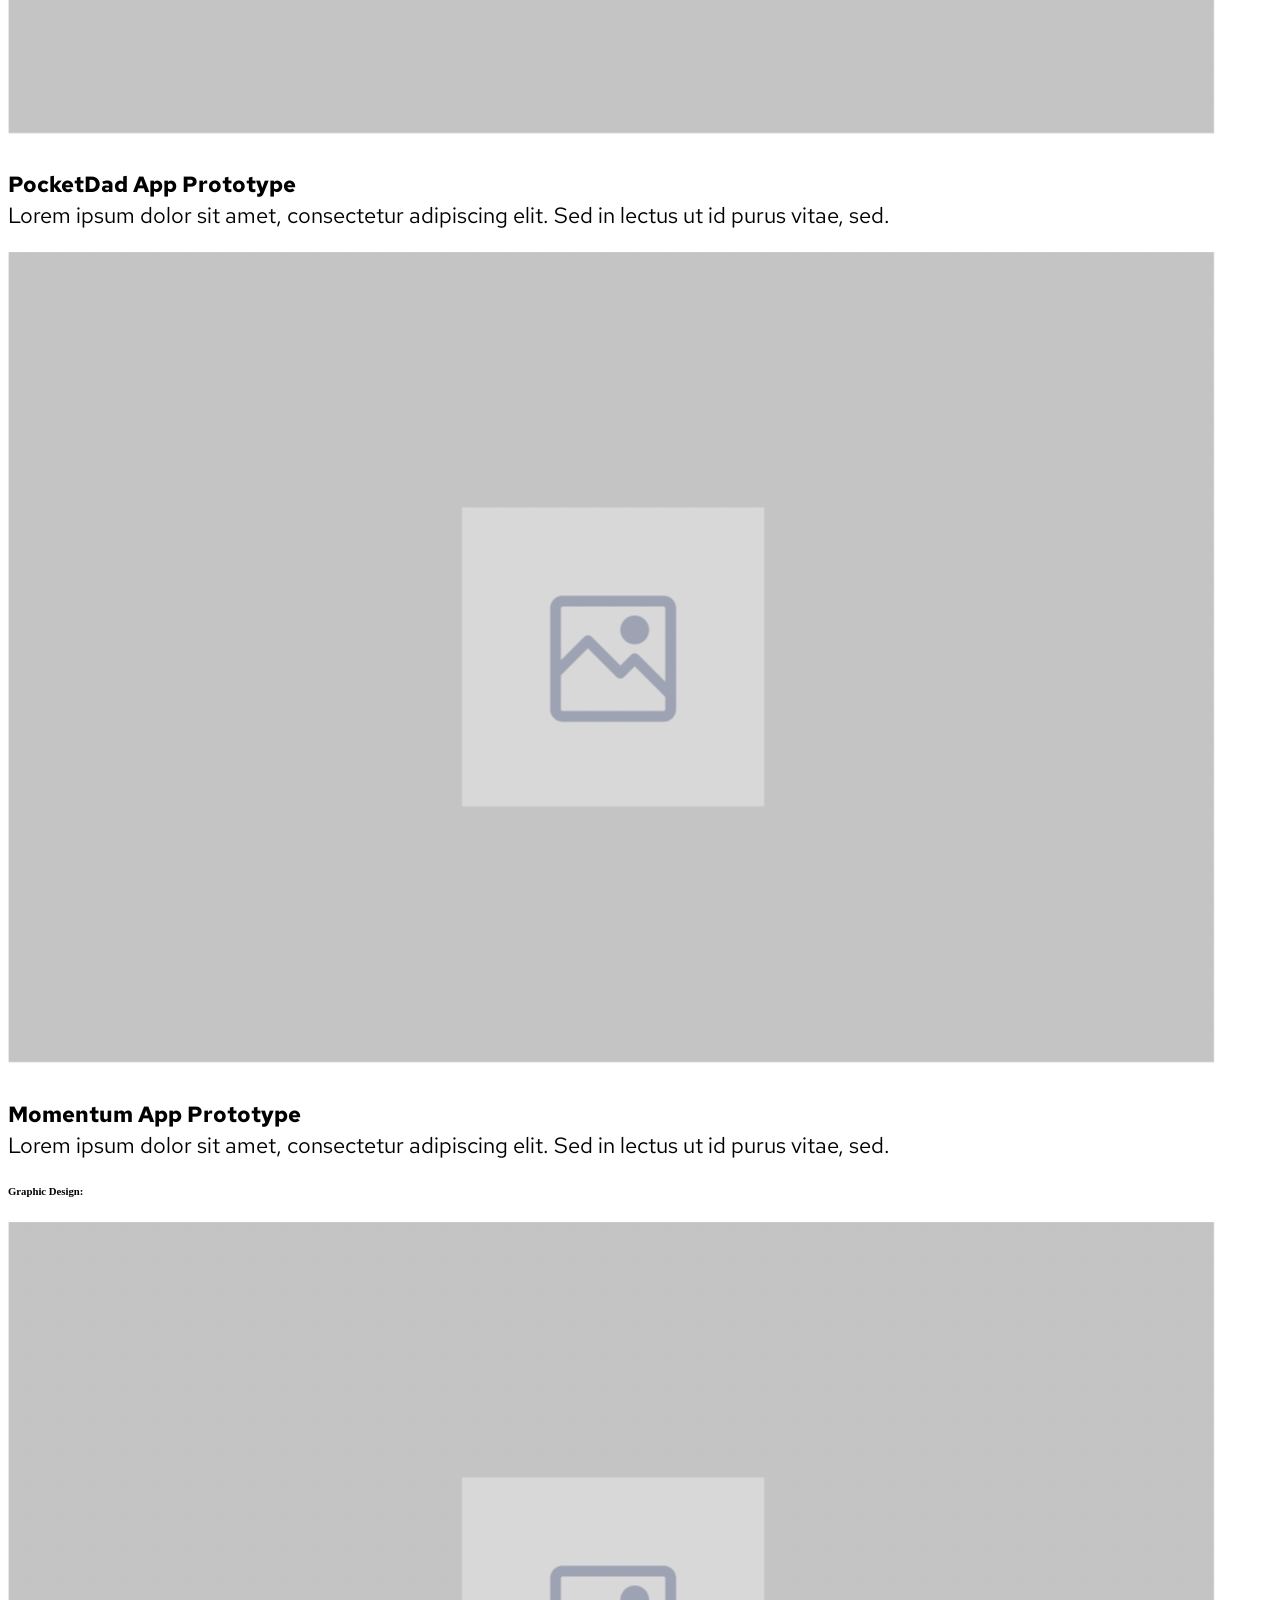
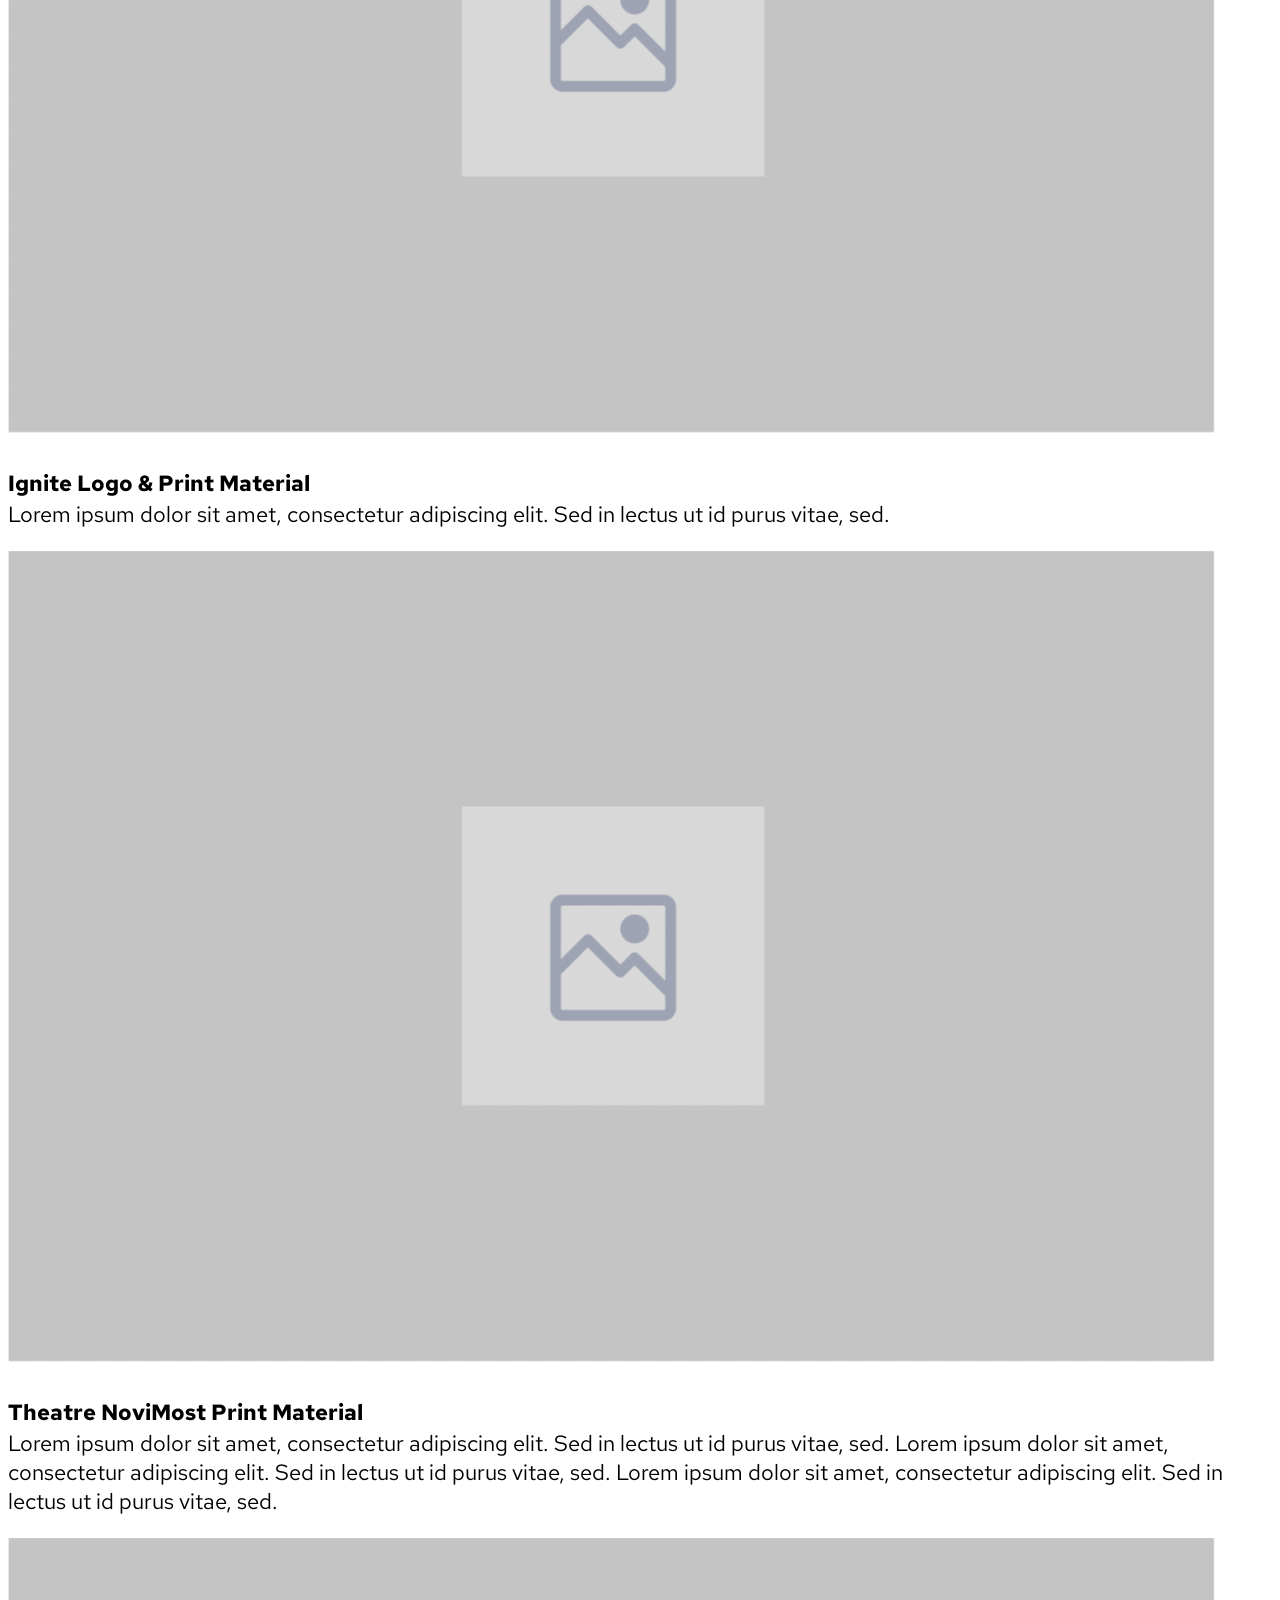
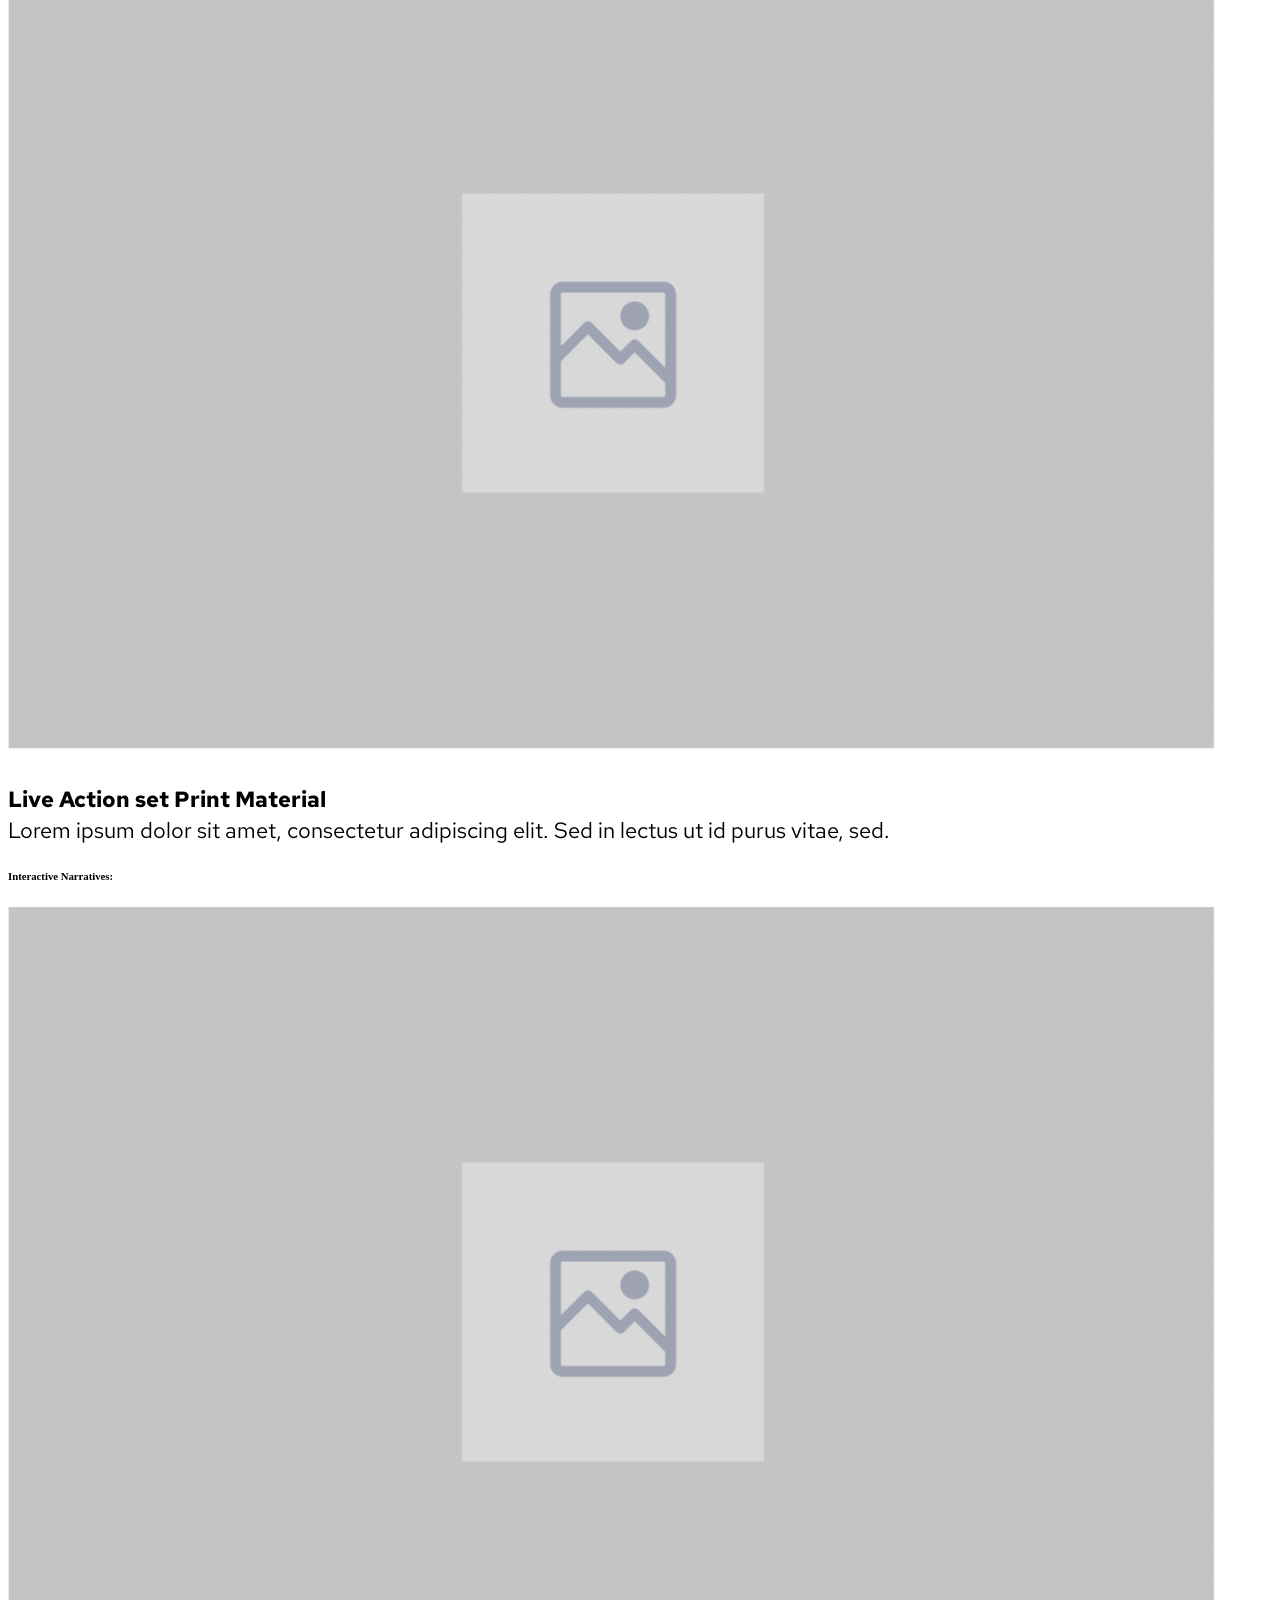
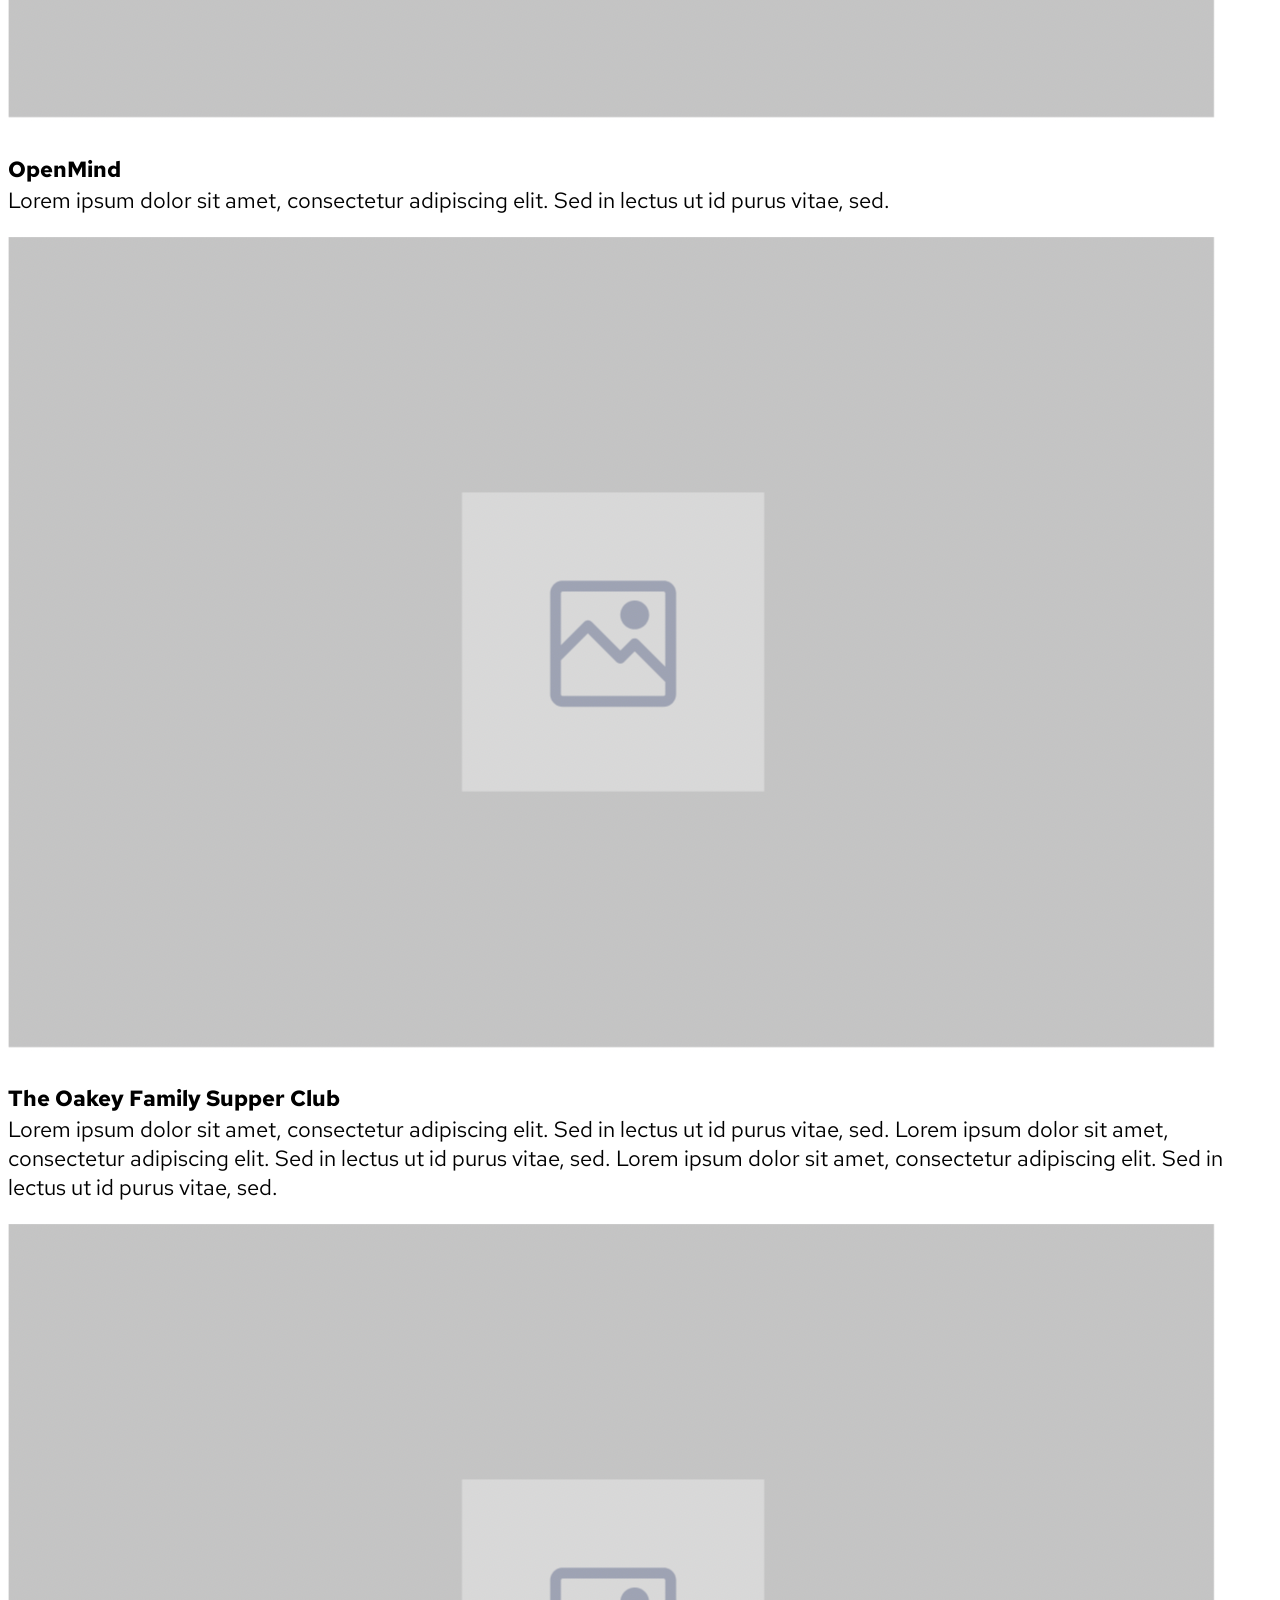
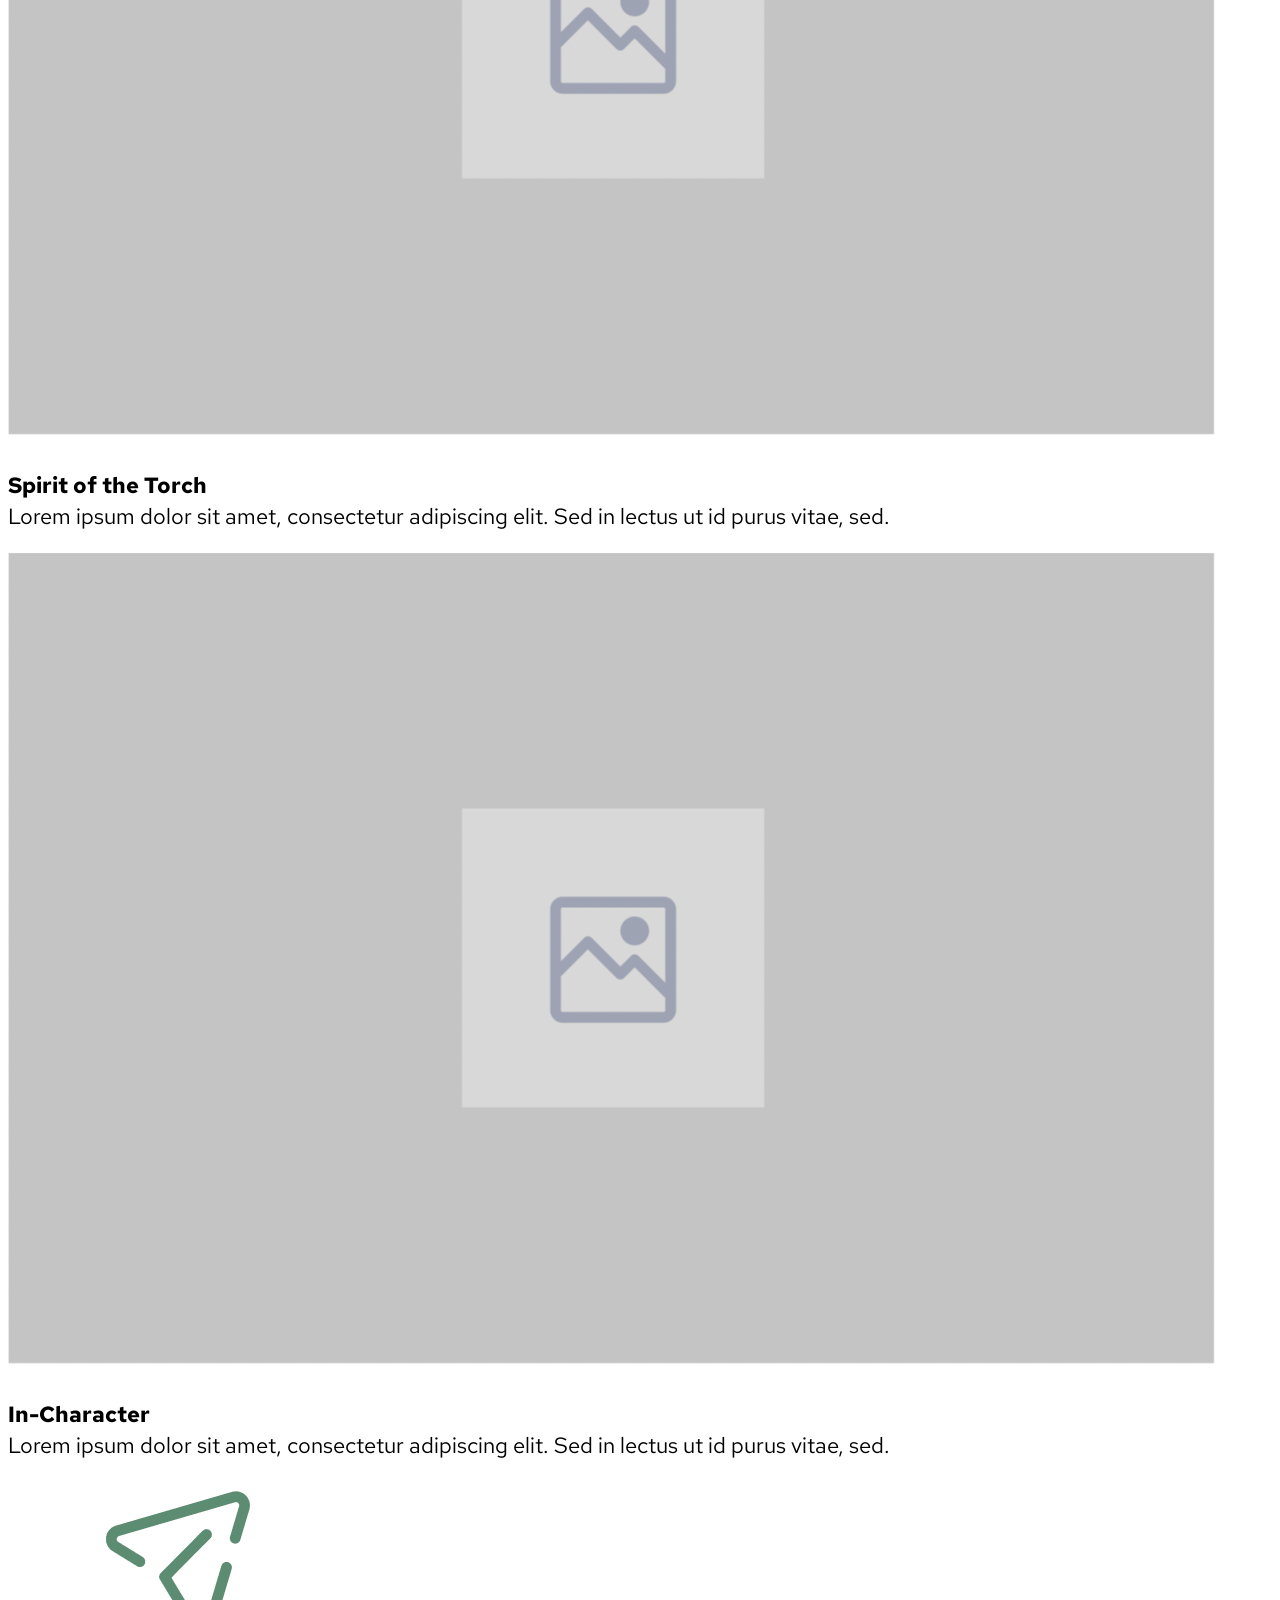
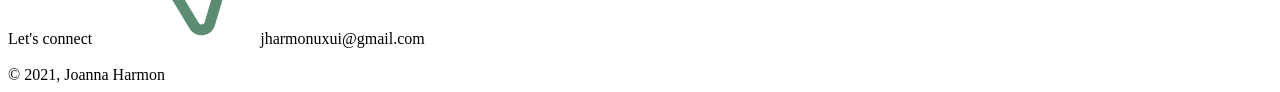
<file: portfoliopage.html>
<!DOCTYPE html>
<html>
<head>
    <link rel="stylesheet" href="css/portfolio.css">
    <link href="https://fonts.googleapis.com/css2?family=Roboto+Mono:wght@400;500&display=swap" rel="stylesheet">
    <link href="https://fonts.googleapis.com/css2?family=Red+Hat+Text:wght@400;700&display=swap" rel="stylesheet">
</head>

<body>

  <div class="topnav">
    <div class="inline-block logo"><img src="images/JEHchop.jpg" style="width:100px"></div>
      <ul class="inline-block">
        <li><a href="#about"><div class="triangle-down"></div></a>
          <a href="#about">About</a></li>
        <li><a href="#portfolio"><div class="triangle-down"></div></a>
          <a href="#portfolio">Portfolio</a></li>
        <li><a href="#resume"><div class="triangle-down"></div>
          <a href="#resume">Resumé</a></li>
        <li><a href="#contact"><div class="triangle-down"></div>
          <a href="#contact">Contact</a></li>
      </ul>
</div>

<section>
    <img class="triangle-header" src="images/PortfolioTriangle.png">
    <div class="portfolio-header">
      <h6> Live Sites:</h6>
    </div>
    <div class="portfolio-container">
      <div class="portfolio">
          <img class="portfolio-image" src="images/PlaceholderImageRectangle.png">
          <h4>IgniteNV.com</h4>
          <p>Lorem ipsum dolor sit amet, consectetur adipiscing elit. Sed in lectus ut id purus vitae, sed.</p>
      </div>
      <div class="portfolio">
        <img class="portfolio-image" src="images/PlaceholderImageRectangle.png">
        <h4>SandiCroft.com</h4>
        <p>Lorem ipsum dolor sit amet, consectetur adipiscing elit. Sed in lectus ut id purus vitae, sed. Lorem ipsum dolor sit amet, consectetur adipiscing elit. Sed in lectus ut id purus vitae, sed. Lorem ipsum dolor sit amet, consectetur adipiscing elit. Sed in lectus ut id purus vitae, sed.</p>
    </div>
    <div class="portfolio">
        <img class="portfolio-image" src="images/PlaceholderImageRectangle.png">
        <h4>LiveActionSet.org</h4>
        <p>Lorem ipsum dolor sit amet, consectetur adipiscing elit. Sed in lectus ut id purus vitae, sed.</p>
    </div>
  </div>
</section>

<section>
  <div class="portfolio-header">
    <h6> Case Sudies:</h6>
  </div>
  <div class="portfolio-container">
    <div class="portfolio">
        <img class="portfolio-image" src="images/PlaceholderImageRectangle.png">
        <h4>BlackoutComedy.org Website Redesign</h4>
        <p>Lorem ipsum dolor sit amet, consectetur adipiscing elit. Sed in lectus ut id purus vitae, sed.</p>
    </div>
    <div class="portfolio">
      <img class="portfolio-image" src="images/PlaceholderImageRectangle.png">
      <h4>MSAB.org Website Redesign</h4>
      <p>Lorem ipsum dolor sit amet, consectetur adipiscing elit. Sed in lectus ut id purus vitae, sed. Lorem ipsum dolor sit amet, consectetur adipiscing elit. Sed in lectus ut id purus vitae, sed. Lorem ipsum dolor sit amet, consectetur adipiscing elit. Sed in lectus ut id purus vitae, sed.</p>
    </div>
    <div class="portfolio">
      <img class="portfolio-image" src="images/PlaceholderImageRectangle.png">
      <h4>PocketDad App Prototype</h4>
      <p>Lorem ipsum dolor sit amet, consectetur adipiscing elit. Sed in lectus ut id purus vitae, sed.</p>
    </div>
    <div class="portfolio">
    <img class="portfolio-image" src="images/PlaceholderImageRectangle.png">
    <h4>Momentum App Prototype</h4>
    <p>Lorem ipsum dolor sit amet, consectetur adipiscing elit. Sed in lectus ut id purus vitae, sed.</p>
    </div>
  </div>
</section>

<section>
  <div class="portfolio-header">
    <h6> Graphic Design:</h6>
  </div>
  <div class="portfolio-container">
    <div class="portfolio">
        <img class="portfolio-image" src="images/PlaceholderImageRectangle.png">
        <h4>Ignite Logo & Print Material</h4>
        <p>Lorem ipsum dolor sit amet, consectetur adipiscing elit. Sed in lectus ut id purus vitae, sed.</p>
    </div>
    <div class="portfolio">
      <img class="portfolio-image" src="images/PlaceholderImageRectangle.png">
      <h4>Theatre NoviMost Print Material</h4>
      <p>Lorem ipsum dolor sit amet, consectetur adipiscing elit. Sed in lectus ut id purus vitae, sed. Lorem ipsum dolor sit amet, consectetur adipiscing elit. Sed in lectus ut id purus vitae, sed. Lorem ipsum dolor sit amet, consectetur adipiscing elit. Sed in lectus ut id purus vitae, sed.</p>
    </div>
    <div class="portfolio">
      <img class="portfolio-image" src="images/PlaceholderImageRectangle.png">
      <h4>Live Action set Print Material</h4>
      <p>Lorem ipsum dolor sit amet, consectetur adipiscing elit. Sed in lectus ut id purus vitae, sed.</p>
    </div>
  </div>
</section>

<section>
  <div class="portfolio-header">
    <h6> Interactive Narratives:</h6>
  </div>
  <div class="portfolio-container">
    <div class="portfolio">
        <img class="portfolio-image" src="images/PlaceholderImageRectangle.png">
        <h4>OpenMind</h4>
        <p>Lorem ipsum dolor sit amet, consectetur adipiscing elit. Sed in lectus ut id purus vitae, sed.</p>
    </div>
    <div class="portfolio">
      <img class="portfolio-image" src="images/PlaceholderImageRectangle.png">
      <h4>The Oakey Family Supper Club</h4>
      <p>Lorem ipsum dolor sit amet, consectetur adipiscing elit. Sed in lectus ut id purus vitae, sed. Lorem ipsum dolor sit amet, consectetur adipiscing elit. Sed in lectus ut id purus vitae, sed. Lorem ipsum dolor sit amet, consectetur adipiscing elit. Sed in lectus ut id purus vitae, sed.</p>
    </div>
    <div class="portfolio">
      <img class="portfolio-image" src="images/PlaceholderImageRectangle.png">
      <h4>Spirit of the Torch</h4>
      <p>Lorem ipsum dolor sit amet, consectetur adipiscing elit. Sed in lectus ut id purus vitae, sed.</p>
    </div>
    <div class="portfolio">
    <img class="portfolio-image" src="images/PlaceholderImageRectangle.png">
    <h4>In-Character</h4>
    <p>Lorem ipsum dolor sit amet, consectetur adipiscing elit. Sed in lectus ut id purus vitae, sed.</p>
    </div>
  </div>
</section>
    
</section>

<section>
    <div class="footer">
        Let's connect
        <img id="footerIcon" src="images/paperAirplaneIcon.png">
        jharmonuxui@gmail.com
        <br>
        <br>
        <span id="copyright">&copy; 2021, Joanna Harmon</span>
    </div>
</section>

</body>
</html>
</file>
<file: css/portfolio.css>
.topnav {
    font-family: 'Roboto Mono';
    font-size: 20px;
    text-transform:uppercase;
  }

.logo {
  display: inline-block;
}

.inline-block {
  display: inline-block;
}

ul {
    list-style-type: none;
    margin: 0;
    padding: 0;
    overflow: hidden;
  }
  
  li {
    float: left;
  }
  
  li a {
    display: block;
    padding: 8px 10px;
    background-color:none;
    color:black;
    text-decoration: none;
    text-align: center;
  }

  a:hover {
    color: #45B2AB;
    font-weight: bold;
  }

  .triangle-down {
	width: 0;
	height: 0;
	border-left: 25px solid transparent;
	border-right: 25px solid transparent;
	border-top: 50px solid #555;
}

.triangle-down:hover {
  width: 0;
	height: 0;
	border-left: 25px solid transparent;
	border-right: 25px solid transparent;
	border-top: 50px solid #45B2AB;
}

.flex-container {
  display: flex;
  background-color:white;
  flex-direction: row;
  flex-wrap: wrap;
}

.flex-container > div {
  background-color:white;
  margin: 10px;
  padding: 20px;
  font-family: 'Red Hat Text', sans-serif;
  font-size: 22px;
  font-weight: normal;  
}
.column1 {
  flex: 1 1 550px;
}

.column2 {
  flex: 0 2 200px;
}

h1 {
  font-family: 'Roboto Mono';
  font-size: 52px;
  text-decoration: none;
  font-weight: normal;
  margin-bottom: -30px;
}

h2 {
  font-family: 'Red Hat Text', sans-serif;
  font-size: 28px;
}

h3 {
  font-family: 'Red Hat Text', sans-serif;
  font-size: 30px;
  margin-bottom: -20px;
  color: #393939;
}

p {
  font-family: 'Red Hat Text', sans-serif;
  font-size: 22px;
}

#paragraphWhy {
  font-family: 'Red Hat Text', sans-serif;
  font-size: 22px;
  font-weight: normal;
}

h4 {
  font-family: 'Red Hat Text', sans-serif;
  font-size: 22px;
  font-weight: bold;
  margin-bottom: -20px;
}
</file>
<file: css/COPYportfolio.css>
* {
  box-sizing: border-box;
}

.topnav {
    font-family: 'Roboto Mono';
    font-size: 20px;
    text-transform:uppercase;
  }

.logo {
  display: inline-block;
}

.inline-block {
  display: inline-block;
}

ul {
    list-style-type: none;
    padding: 0;
    overflow: hidden;
  }
  
  li {
    float: left;
  }
  
  li a {
    display: block;
    padding: 8px 10px;
    background-color:none;
    color:black;
    text-decoration: none;
    text-align: center;
  }


  .triangle-down, a:hover {
	width: 0;
	height: 0;
	border-left: 25px solid transparent;
	border-right: 25px solid transparent;
	border-top: 50px solid #45B2AB;

  color: #45B2AB;
  font-weight: bold;

}

.triangle-down {
  width: 0;
	height: 0;
	border-left: 25px solid transparent;
	border-right: 25px solid transparent;
	border-top: 50px solid #3a4140;
}

.flex-container {
  display: flex;
  background-color:white;
  flex-direction: row;
  flex-wrap: wrap;
}

h1 {
  font-family: 'Roboto Mono';
  font-size: 52px;
  text-decoration: none;
  font-weight: normal;
  padding-bottom: -30px;
}

h2 {
  font-family: 'Red Hat Text', sans-serif;
  font-size: 28px;
}

h3 {
  font-family: 'Red Hat Text', sans-serif;
  font-size: 30px;
  padding-bottom: -20px;
  color: #393939;
}

p {
  font-family: 'Red Hat Text', sans-serif;
  font-size: 22px;
}

#paragraphWhy {
  font-family: 'Red Hat Text', sans-serif;
  font-size: 22px;
  font-weight: normal;
}

h4 {
  font-family: 'Red Hat Text', sans-serif;
  font-size: 22px;
  font-weight: bold;
  padding-bottom: -20px;
}

h5 {
  font-family: 'Red Hat Text', sans-serif;
  font-size: 22px;
  font-weight: bold;
  text-align: center;
  padding-bottom: -20px;
}

h6 {
  font-family: 'Red Hat Text', sans-serif;
  font-size: 40px;
  font-weight: bold;
  text-align: center;
  padding-bottom: -20px;
}

#bioText {
  font-family: 'Red Hat Text', sans-serif;
  font-size: 22px;
  padding-top: 125px;
  padding-left: 50px;
  padding-right: 50px;
  display: flex;
}

#footerIcon {
  width: 20px;
}

.footer {
  font-family: 'Roboto Mono';
  font-size: 22px;
  text-align: center;
}

#copyright {
  font-family: 'Arial';
  font-size: 12px;
}


.portfolioItem {
  padding: 20px;
  max-width: 300px;
}

.portfolio-image {
  max-width:100%;
  height: auto;
}

.portfolio-header {
  justify-content: center;
}

.row::after {
  content: "";
  clear: both;
  display: table;
}

.BlankCol {
  display: none;
}

/* For mobile phones: */
[class*="col-"] {
  float: center;
  padding: 15px;
  width: 100%;
}

@media only screen and (min-width: 600px) {
 /* For tablets: */
  [class*="col-"] {
    float: left;
  }

  .col-s-1 {width: 8.33%;}
  .col-s-2 {width: 16.66%;}
  .col-s-3 {width: 25%;}
  .col-s-4 {width: 33.33%;}
  .col-s-5 {width: 41.66%;}
  .col-s-6 {width: 50%;}
  .col-s-7 {width: 58.33%;}
  .col-s-8 {width: 66.66%;}
  .col-s-9 {width: 75%;}
  .col-s-10 {width: 83.33%;}
  .col-s-11 {width: 91.66%;}
  .col-s-12 {width: 100%;}

  .BlankCol {display: inline-block}
}
@media only screen and (min-width: 1000px) {
 /* For desktop: */
  [class*="col-"] {
    float: left;
  }

  .col-1 {width: 8.33%;}
  .col-2 {width: 16.66%;}
  .col-3 {width: 25%;}
  .col-4 {width: 33.33%;}
  .col-5 {width: 41.66%;}
  .col-6 {width: 50%;}
  .col-7 {width: 58.33%;}
  .col-8 {width: 66.66%;}
  .col-9 {width: 75%;}
  .col-10 {width: 83.33%;}
  .col-11 {width: 91.66%;}
  .col-12 {width: 100%;}

  .BlankCol {display: block}
}
</file>
<file: css/GRIDportfolio.css>
* {
  box-sizing: border-box;
}

.topnav {
    font-family: 'Roboto Mono';
    font-size: 20px;
    text-transform:uppercase;
  }

.logo {
  display: inline-block;
}

.inline-block {
  display: inline-block;
}

ul {
    list-style-type: none;
    padding: 0;
    overflow: hidden;
  }
  
  li {
    float: left;
  }
  
  li a {
    display: block;
    padding: 8px 10px;
    background-color:none;
    color:black;
    text-decoration: none;
    text-align: center;
  }


  .triangle-down, a:hover {
	width: 0;
	height: 0;
	border-left: 25px solid transparent;
	border-right: 25px solid transparent;
	border-top: 50px solid #45B2AB;

  color: #45B2AB;
  font-weight: bold;

}

.triangle-down {
  width: 0;
	height: 0;
	border-left: 25px solid transparent;
	border-right: 25px solid transparent;
	border-top: 50px solid #3a4140;
}

.flex-container {
  display: flex;
  background-color:white;
  flex-direction: row;
  flex-wrap: wrap;
}

h1 {
  font-family: 'Roboto Mono';
  font-size: 52px;
  text-decoration: none;
  font-weight: normal;
  padding-bottom: -30px;
}

h2 {
  font-family: 'Red Hat Text', sans-serif;
  font-size: 28px;
}

h3 {
  font-family: 'Red Hat Text', sans-serif;
  font-size: 30px;
  padding-bottom: -20px;
  color: #393939;
}

p {
  font-family: 'Red Hat Text', sans-serif;
  font-size: 22px;
}

#paragraphWhy {
  font-family: 'Red Hat Text', sans-serif;
  font-size: 22px;
  font-weight: normal;
}

h4 {
  font-family: 'Red Hat Text', sans-serif;
  font-size: 22px;
  font-weight: bold;
  padding-bottom: -20px;
}

h5 {
  font-family: 'Red Hat Text', sans-serif;
  font-size: 22px;
  font-weight: bold;
  text-align: center;
  padding-bottom: -20px;
}

h6 {
  font-family: 'Red Hat Text', sans-serif;
  font-size: 40px;
  font-weight: bold;
  text-align: center;
  padding-bottom: -20px;
}

#bioText {
  font-family: 'Red Hat Text', sans-serif;
  font-size: 22px;
  padding-top: 125px;
  padding-left: 50px;
  padding-right: 50px;
  display: flex;
}

#footerIcon {
  width: 20px;
}

.footer {
  font-family: 'Roboto Mono';
  font-size: 22px;
  text-align: center;
}

#copyright {
  font-family: 'Arial';
  font-size: 12px;
}


.portfolioItem {
  padding: 20px;
  max-width: 300px;
}

.portfolio-image {
  max-width:100%;
  height: auto;
}

.row::after {
  content: "";
  clear: both;
  display: table;
}

.item1 { grid-area: title; }
.item2 { grid-area: ignite; }
.item3 { grid-area: sandicroft; }
.item4 { grid-area: liveactionset; }

.grid-container {
  display: grid;
  grid-template-columns: auto 35% 35% auto;
  grid-template-areas:
    'title title title title'
    '. ignite sandicroft .'
    '. liveactionset . .';
  grid-gap: 40px;
  padding: 10px;
}

.grid-container > div {
  padding: 0 0;
}
</file>
